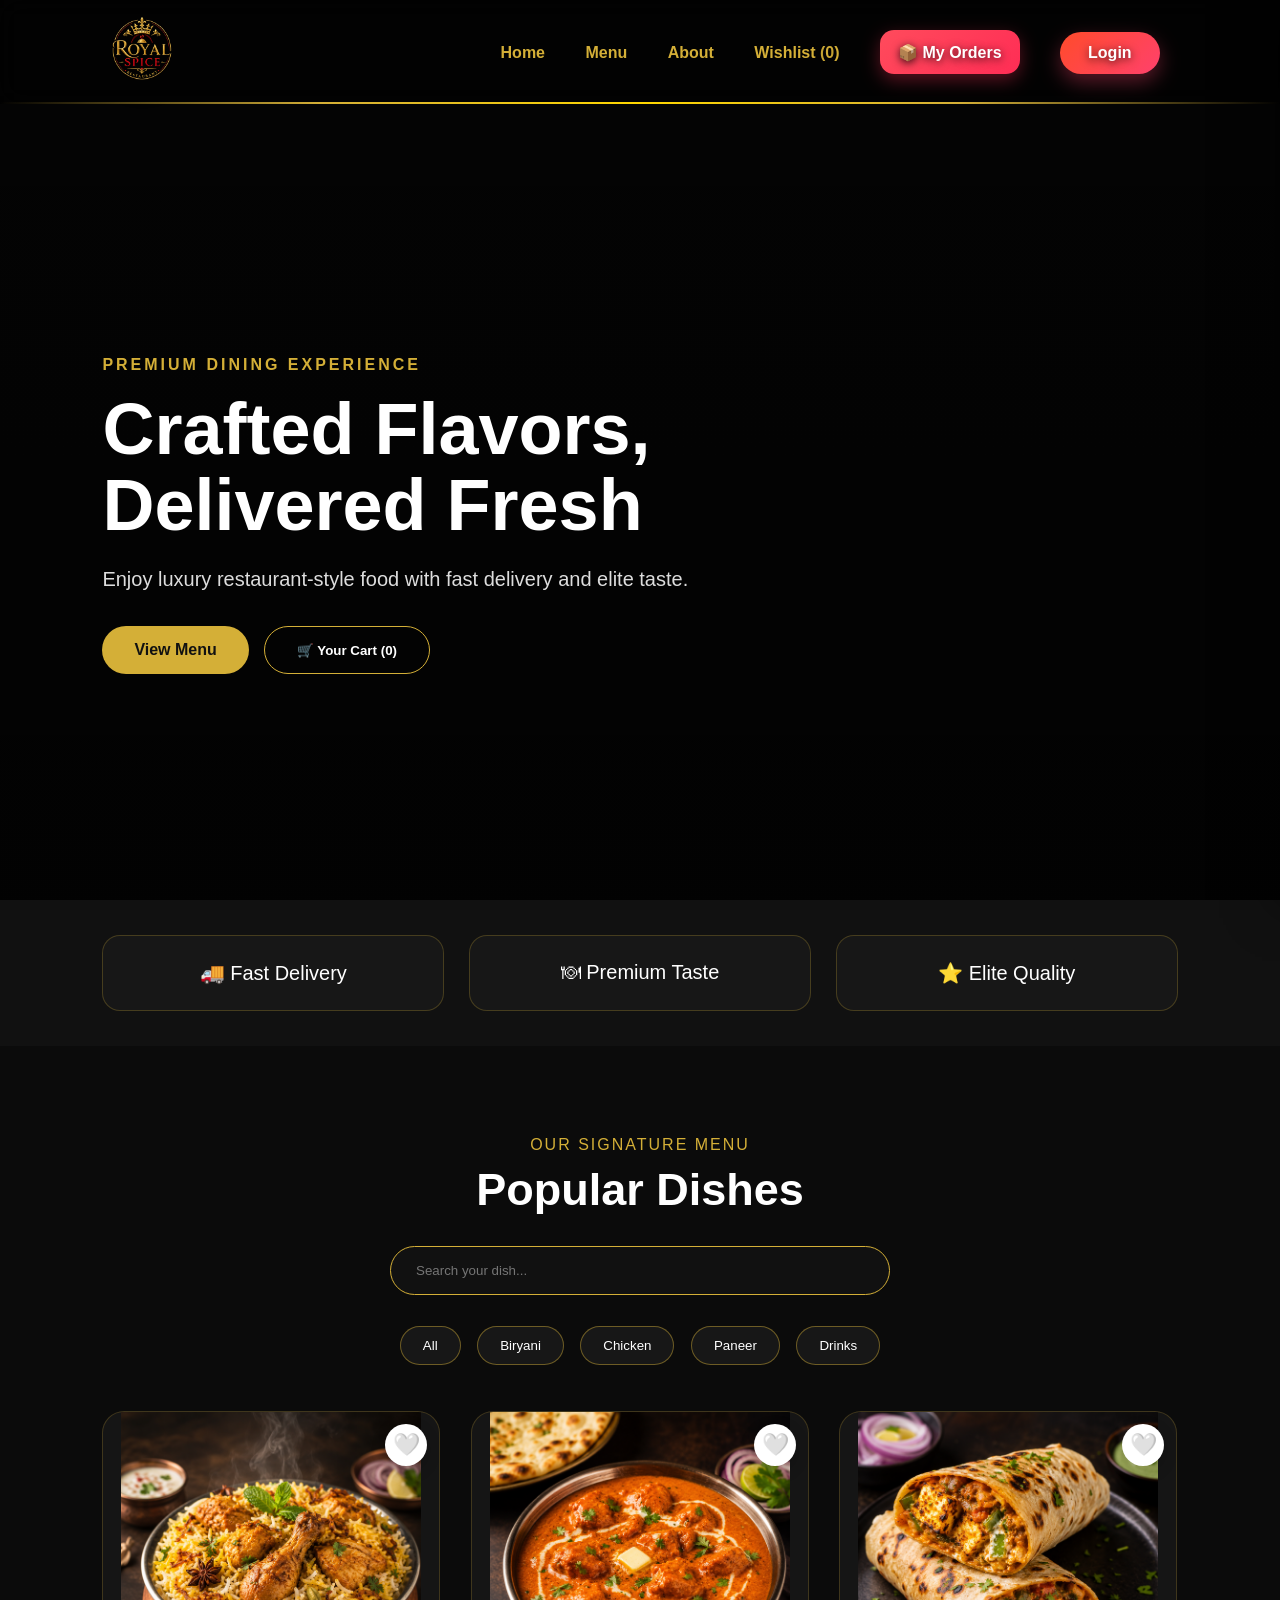
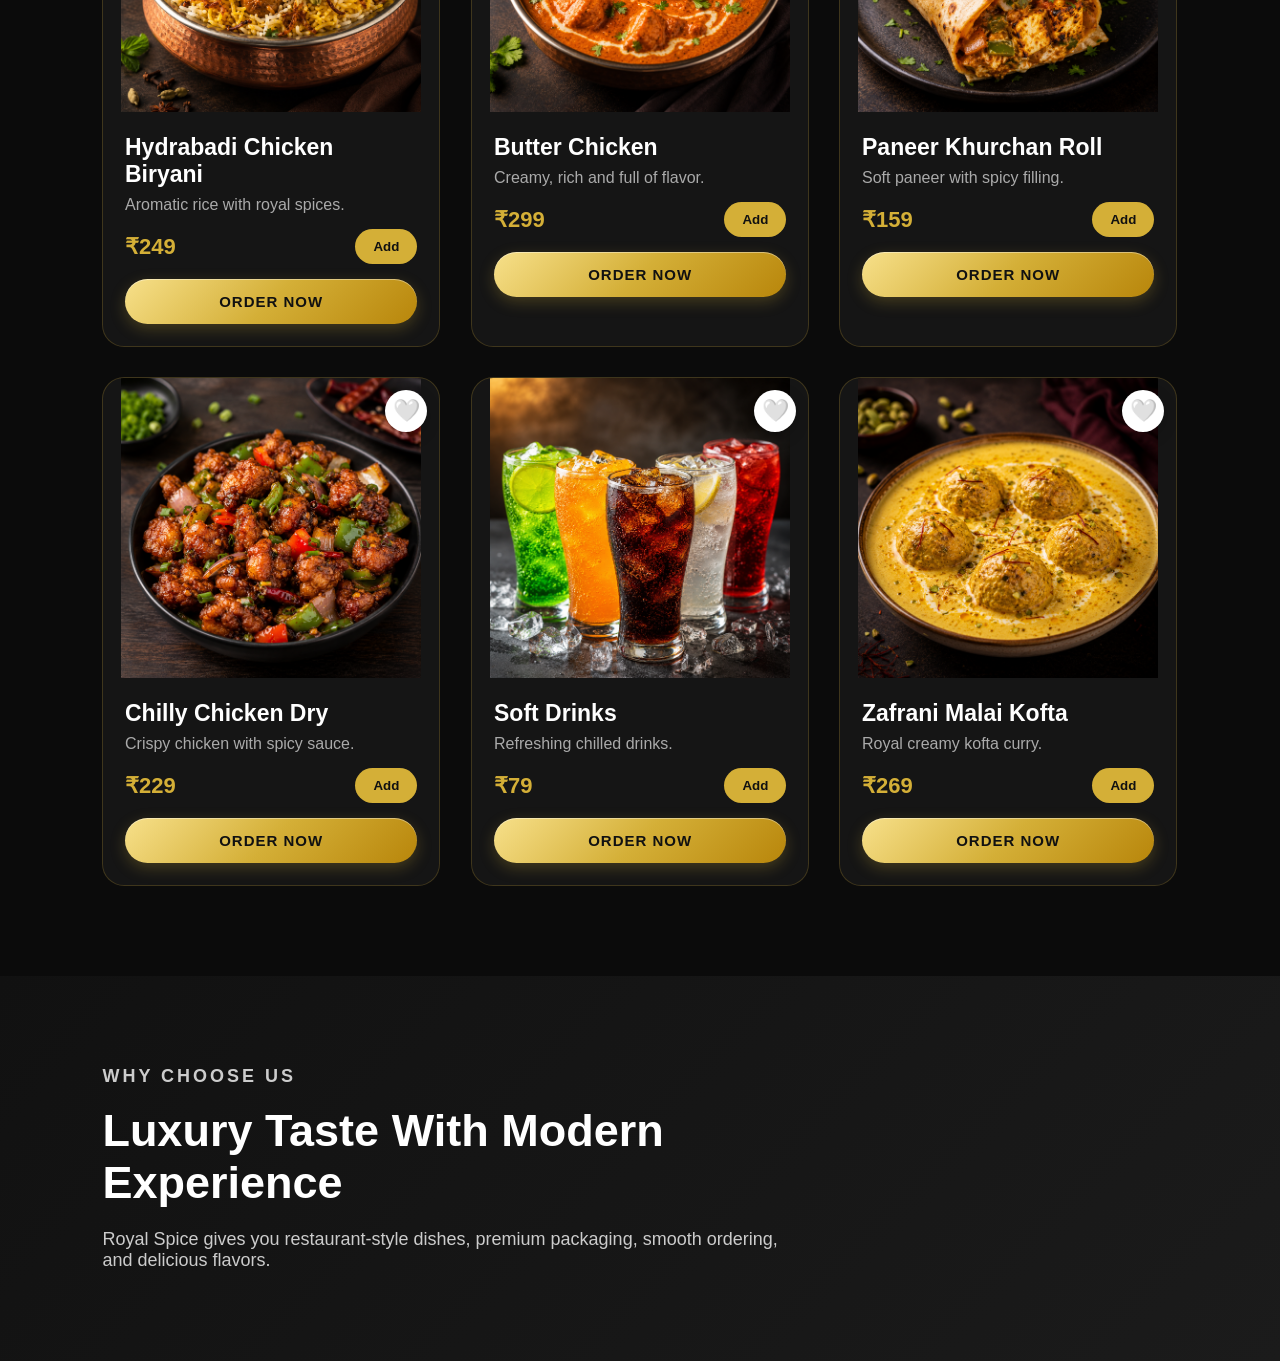
<file: index.html>
<!DOCTYPE html>
<html lang="en">

<head>
  <meta charset="UTF-8" />
  <meta name="viewport" content="width=device-width, initial-scale=1.0" />
  <title>Royal Spice</title>

  <link rel="stylesheet" href="style.css">
</head>

<body>

  <header>
    <div class="logo">
      <a href="#home">
        <img src="./Website-images/Royal-Spice.png">
      </a>
    </div>

    <nav>
      <a href="#home">Home</a>
      <a href="#menu">Menu</a>
      <a href="#about">About</a>

      <!-- Wishlist -->
      <a href="wishlist.html">Wishlist (<span id="wishlistCount">0</span>)</a>

      <a href="my_orders.html" class="orders-btn">
        📦 My Orders
      </a>

      <a href="/login.html" id="loginLink" class="login-btn-nav">
        Login
      </a>

      <button id="logoutLink" class="logout-btn" onclick="logoutUser()" style="display:none;">
        Logout
      </button>

    </nav>
  </header>

  <section class="hero" id="home">
    <div class="hero-content">
      <p class="small-title">Premium Dining Experience</p>

      <h1>
        Crafted Flavors,<br>
        Delivered Fresh
      </h1>

      <p class="hero-text">
        Enjoy luxury restaurant-style food with fast delivery and elite taste.
      </p>

      <div class="hero-buttons">
        <a href="#menu" class="btn gold">
          View Menu
        </a>

        <button class="btn dark" onclick="toggleCart()">
          🛒 Your Cart (<span id="cartCount">0</span>)
        </button>
      </div>
    </div>
  </section>

  <section class="features">
    <div>🚚 Fast Delivery</div>
    <div>🍽 Premium Taste</div>
    <div>⭐ Elite Quality</div>
  </section>

  <section class="menu-section" id="menu">

    <div class="section-title">
      <p>Our Signature Menu</p>
      <h2>Popular Dishes</h2>
    </div>

    <div class="search-box">
      <input type="text" id="searchInput" placeholder="Search your dish...">
    </div>

    <div class="filters">
      <button onclick="filterItems('all')">All</button>
      <button onclick="filterItems('biryani')">Biryani</button>
      <button onclick="filterItems('chicken')">Chicken</button>
      <button onclick="filterItems('paneer')">Paneer</button>
      <button onclick="filterItems('drinks')">Drinks</button>
    </div>

    <!-- Products come from script.js -->
    <div class="menu-grid" id="menuGrid"></div>

  </section>

  <section class="about" id="about">

    <div>
      <p class="small-title">Why Choose Us</p>

      <h2>Luxury Taste With Modern Experience</h2>

      <p>
        Royal Spice gives you restaurant-style dishes,
        premium packaging,
        smooth ordering,
        and delicious flavors.
      </p>
    </div>

  </section>

  <!-- CART PANEL -->

  <div class="cart-panel" id="cartPanel">

    <div class="cart-header">

      <h2>🛒 Your Cart</h2>

      <button onclick="toggleCart()">
        ✕
      </button>

    </div>

    <div id="cartItems">

      <p>Your cart is empty.</p>

    </div>

    <div class="cart-bottom">

      <h3>
        Total : ₹<span id="totalPrice">0</span>
      </h3>

      <button class="checkout-btn" onclick="goToCheckout()">
        Checkout
      </button>

    </div>

  </div>

  <!-- SCRIPT -->
  <script src="script.js"></script>

</body>

</html>
</file>
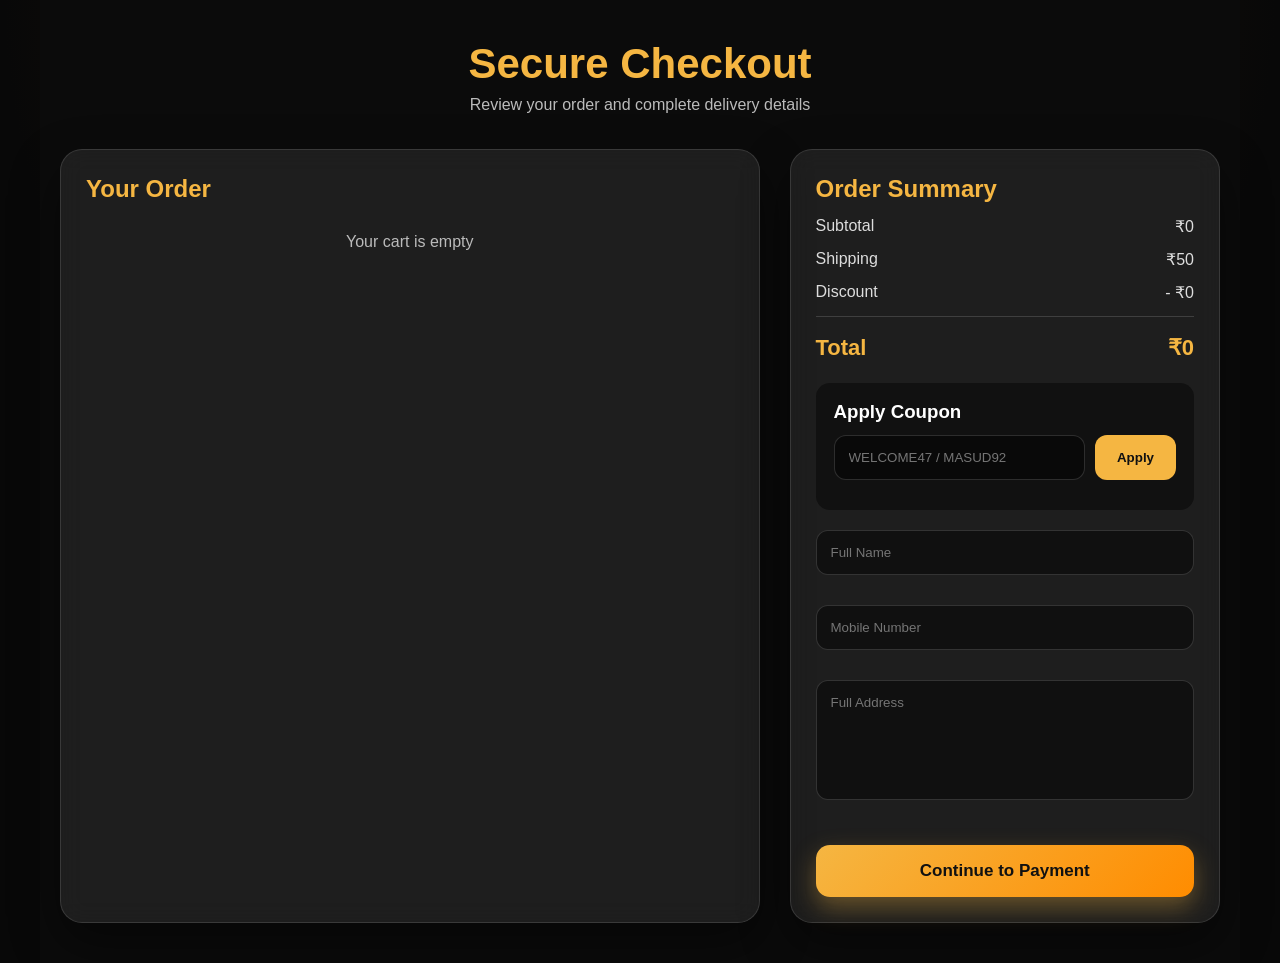
<file: checkout.html>
<!DOCTYPE html>
<html lang="en">

<head>
  <meta charset="UTF-8">
  <title>Checkout - Royal Spice</title>
  <link rel="stylesheet" href="style.css">

  <style>
    * {
      box-sizing: border-box;
      font-family: Arial, sans-serif;
    }

    body {
      margin: 0;
      background: radial-gradient(circle at top, #2b1a08, #080808 55%);
      color: #fff;
      min-height: 100vh;
    }

    .checkout-page {
      max-width: 1200px;
      margin: auto;
      padding: 40px 20px;
    }

    .checkout-header {
      text-align: center;
      margin-bottom: 35px;
    }

    .checkout-header h1 {
      font-size: 42px;
      color: #f5b642;
      margin-bottom: 8px;
    }

    .checkout-header p {
      color: #bbb;
    }

    .checkout-layout {
      display: grid;
      grid-template-columns: 1.3fr 0.8fr;
      gap: 30px;
    }

    .checkout-card {
      background: rgba(255, 255, 255, 0.08);
      border: 1px solid rgba(255, 255, 255, 0.12);
      border-radius: 22px;
      padding: 25px;
      box-shadow: 0 20px 50px rgba(0, 0, 0, 0.45);
      backdrop-filter: blur(12px);
    }

    .checkout-card h2 {
      margin-top: 0;
      color: #f5b642;
    }

    .cart-item {
      display: grid;
      grid-template-columns: 1fr auto;
      align-items: start;
      gap: 20px;
      padding: 20px;
      margin-bottom: 15px;
      border-radius: 18px;
      background: rgba(0, 0, 0, 0.22);
      border: 1px solid rgba(255, 255, 255, 0.08);
    }

    .cart-item h3 {
      margin: 0 0 10px;
      font-size: 22px;
      line-height: 1.3;
      color: #fff;
      word-break: break-word;
    }

    .cart-item p {
      margin: 6px 0;
      font-size: 16px;
      line-height: 1.4;
      color: #d6d6d6;
    }

    .subtotal {
      min-width: 80px;
      text-align: right;
      color: #f5b642;
      font-size: 20px;
      font-weight: 800;
      white-space: nowrap;
    }

    .coupon-box {
      margin-top: 22px;
    }

    .coupon-row {
      display: flex;
      gap: 10px;
      margin-top: 12px;
    }

    .coupon-row input,
    .checkout-form input,
    .checkout-form textarea {
      width: 100%;
      padding: 14px;
      border-radius: 12px;
      border: 1px solid rgba(255, 255, 255, 0.15);
      background: rgba(0, 0, 0, 0.45);
      color: white;
      outline: none;
    }

    .coupon-row input:focus,
    .checkout-form input:focus,
    .checkout-form textarea:focus {
      border-color: #f5b642;
    }

    .coupon-row button {
      padding: 14px 22px;
      border: none;
      border-radius: 12px;
      background: #f5b642;
      color: #111;
      font-weight: bold;
      cursor: pointer;
    }

    .checkout-form {
      display: flex;
      flex-direction: column;
      gap: 15px;
      margin-top: 20px;
    }

    .checkout-form textarea {
      min-height: 110px;
      resize: none;
    }

    .summary-row {
      display: flex;
      justify-content: space-between;
      margin: 14px 0;
      color: #ddd;
    }

    .summary-row.total {
      border-top: 1px solid rgba(255, 255, 255, 0.15);
      padding-top: 18px;
      font-size: 22px;
      color: #f5b642;
      font-weight: bold;
    }

    .checkout-btn {
      margin-top: 15px;
      padding: 16px;
      border: none;
      border-radius: 14px;
      background: linear-gradient(135deg, #f5b642, #ff8c00);
      color: #111;
      font-size: 17px;
      font-weight: bold;
      cursor: pointer;
      box-shadow: 0 10px 25px rgba(245, 182, 66, 0.35);
    }

    .checkout-btn:hover,
    .coupon-row button:hover {
      transform: translateY(-2px);
    }

    #couponMsg {
      margin-top: 12px;
      font-weight: bold;
      line-height: 1.6;
    }

    .empty {
      text-align: center;
      color: #bbb;
      padding: 30px;
    }

    @media(max-width: 850px) {
      .checkout-layout {
        grid-template-columns: 1fr;
      }

      .checkout-header h1 {
        font-size: 34px;
      }
    }
  </style>
</head>

<body>

  <section class="checkout-page">

    <div class="checkout-header">
      <h1>Secure Checkout</h1>
      <p>Review your order and complete delivery details</p>
    </div>

    <div class="checkout-layout">

      <div class="checkout-card">
        <h2>Your Order</h2>
        <div id="checkoutItems"></div>
      </div>

      <div class="checkout-card">
        <h2>Order Summary</h2>

        <div class="summary-row">
          <span>Subtotal</span>
          <span>₹<span id="checkoutTotal">0</span></span>
        </div>

        <div class="summary-row">
          <span>Shipping</span>
          <span>₹<span id="shippingCharge">50</span></span>
        </div>

        <div class="summary-row">
          <span>Discount</span>
          <span>- ₹<span id="discountAmount">0</span></span>
        </div>

        <div class="summary-row total">
          <span>Total</span>
          <span>₹<span id="finalTotal">0</span></span>
        </div>

        <div class="coupon-box">
          <h3>Apply Coupon</h3>

          <div class="coupon-row">
            <input type="text" id="couponCode" placeholder="WELCOME47 / MASUD92">
            <button type="button" onclick="applyCoupon()">Apply</button>
          </div>

          <p id="couponMsg"></p>
        </div>

        <form onsubmit="saveCheckout(event)" class="checkout-form">
          <input type="text" id="customerName" placeholder="Full Name" required>
          <input type="text" id="customerPhone" placeholder="Mobile Number" required>
          <textarea id="customerAddress" placeholder="Full Address" required></textarea>

          <button class="checkout-btn" type="submit">
            Continue to Payment
          </button>
        </form>
      </div>

    </div>
  </section>

  <script>
    const checkoutItems = document.getElementById("checkoutItems");
    const checkoutTotal = document.getElementById("checkoutTotal");
    const finalTotal = document.getElementById("finalTotal");
    const discountAmount = document.getElementById("discountAmount");

    let shipping = 50;
    let cartTotal = 0;
    let discount = 0;
    let finalAmount = 0;

    function getCheckoutCart() {
      const params = new URLSearchParams(window.location.search);
      const type = params.get("type") || localStorage.getItem("eliteCheckoutType");

      if (type === "buy-now") {
        localStorage.setItem("eliteCheckoutType", "buy-now");
        return JSON.parse(localStorage.getItem("eliteBuyNow")) || [];
      }

      localStorage.setItem("eliteCheckoutType", "cart");
      return JSON.parse(localStorage.getItem("eliteCart")) || [];
    }

    let cart = getCheckoutCart();

    function showCheckout() {
      checkoutItems.innerHTML = "";

      let total = 0;

      if (cart.length === 0) {
        checkoutItems.innerHTML = `<p class="empty">Your cart is empty</p>`;
        checkoutTotal.innerText = 0;
        finalTotal.innerText = 0;
        return;
      }

      cart.forEach(item => {
        let qty = item.qty || 1;
        let subtotal = Number(item.price) * qty;

        total += subtotal;

        checkoutItems.innerHTML += `
  <div class="cart-item">
    <div class="item-info">
      <h3>${item.name}</h3>
      <p>Price: ₹${item.price}</p>
      <p>Qty: ${qty}</p>
    </div>

    <div class="subtotal">
      ₹${subtotal}
    </div>
  </div>
`;
      });

      cartTotal = total;
      finalAmount = cartTotal + shipping - discount;

      checkoutTotal.innerText = cartTotal;
      discountAmount.innerText = discount;
      finalTotal.innerText = finalAmount;

      localStorage.setItem("eliteTotal", finalAmount);
    }

    function applyCoupon() {
      const code = document.getElementById("couponCode").value.trim();

      if (!code) {
        document.getElementById("couponMsg").style.color = "#ff4d4d";
        document.getElementById("couponMsg").innerText = "Please enter coupon code";
        return;
      }

      fetch("/apply-coupon", {
        method: "POST",
        headers: {
          "Content-Type": "application/json"
        },
        body: JSON.stringify({
          code: code,
          cart_total: cartTotal,
          shipping: shipping
        })
      })
        .then(res => res.json())
        .then(data => {
          const msg = document.getElementById("couponMsg");

          if (data.success) {
            msg.style.color = "#00ff99";
            msg.innerHTML = `${data.message}<br>Discount: ₹${data.discount}`;

            discount = Number(data.discount);
            finalAmount = Number(data.final_total);

            discountAmount.innerText = discount;
            finalTotal.innerText = finalAmount;

            localStorage.setItem("eliteCoupon", data.code);
            localStorage.setItem("eliteDiscount", discount);
            localStorage.setItem("eliteTotal", finalAmount);
          } else {
            msg.style.color = "#ff4d4d";
            msg.innerHTML = data.message;
          }
        });
    }

    function saveCheckout(event) {
      event.preventDefault();

      const customer = {
        name: document.getElementById("customerName").value,
        phone: document.getElementById("customerPhone").value,
        address: document.getElementById("customerAddress").value
      };

      localStorage.setItem("eliteCustomer", JSON.stringify(customer));
      localStorage.setItem("eliteTotal", finalAmount);

      window.location.href = "payment.html";
    }

    showCheckout();
  </script>

</body>

</html>
</file>
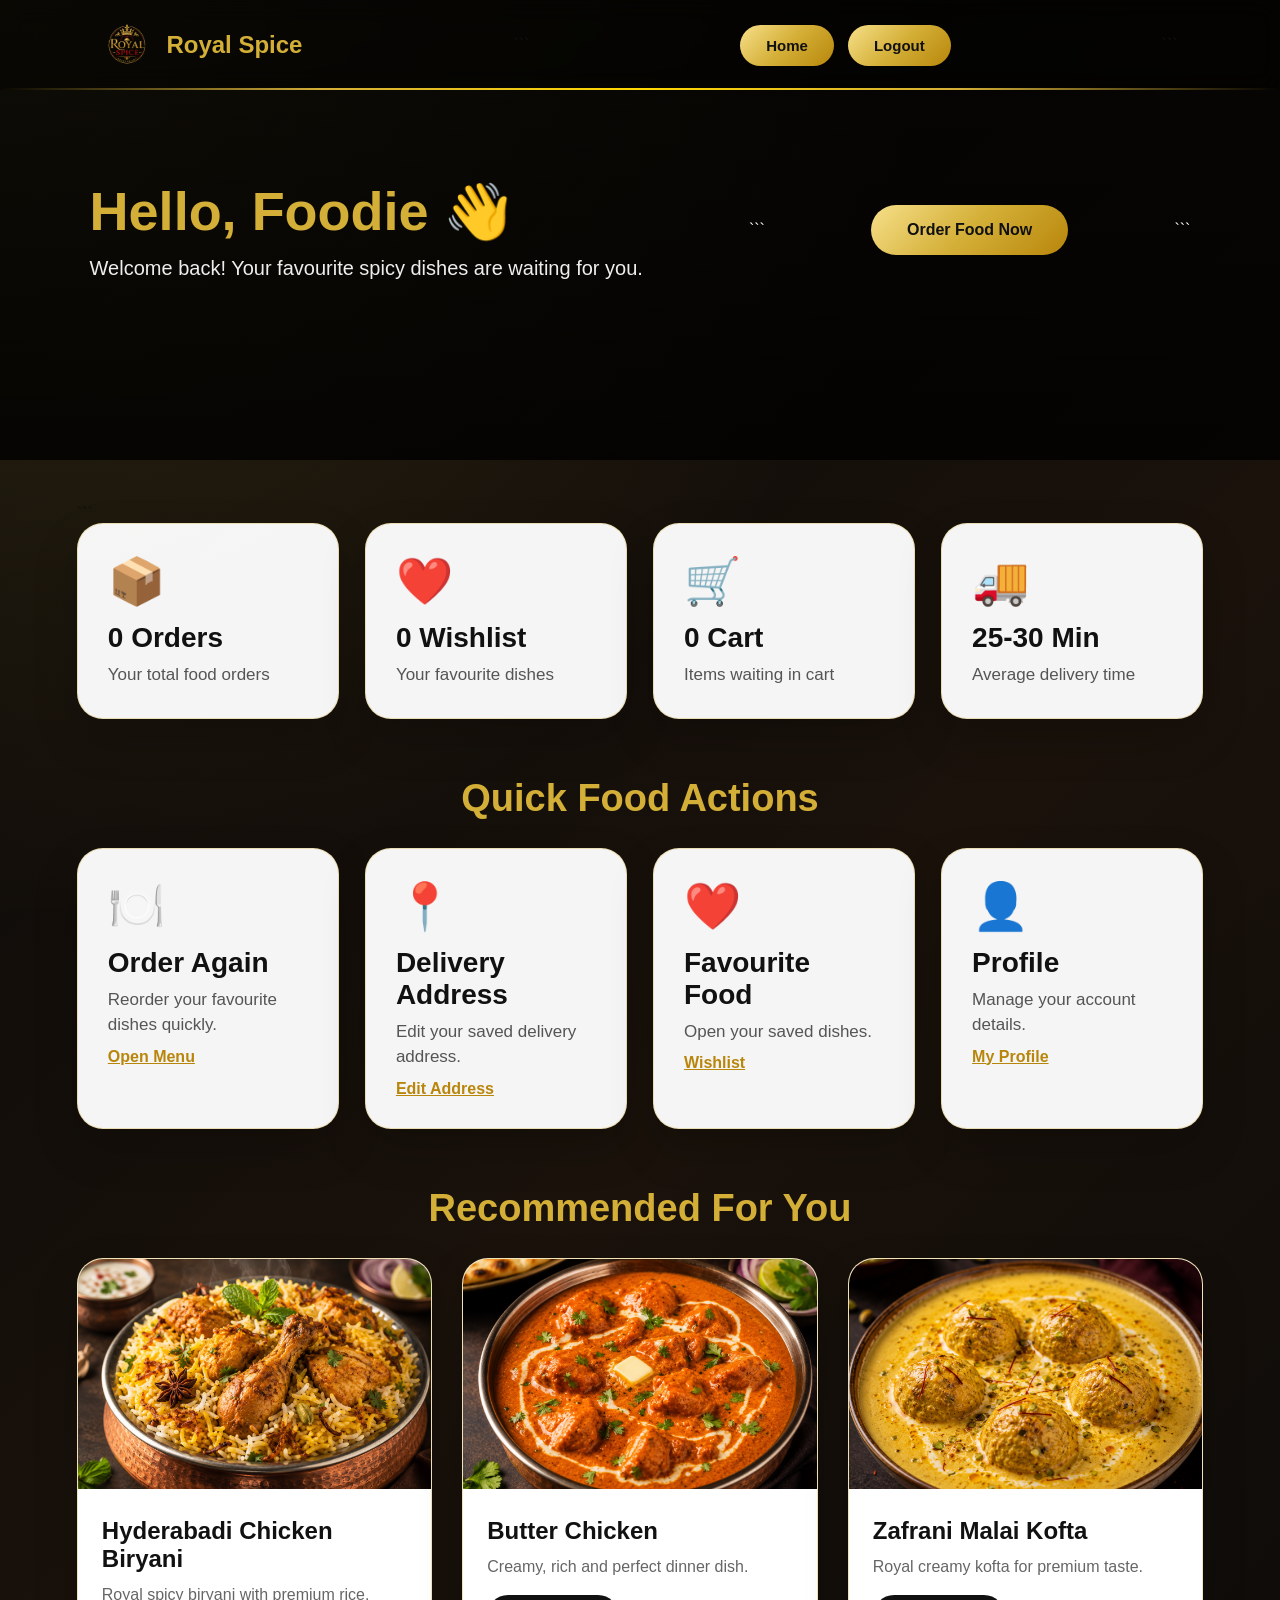
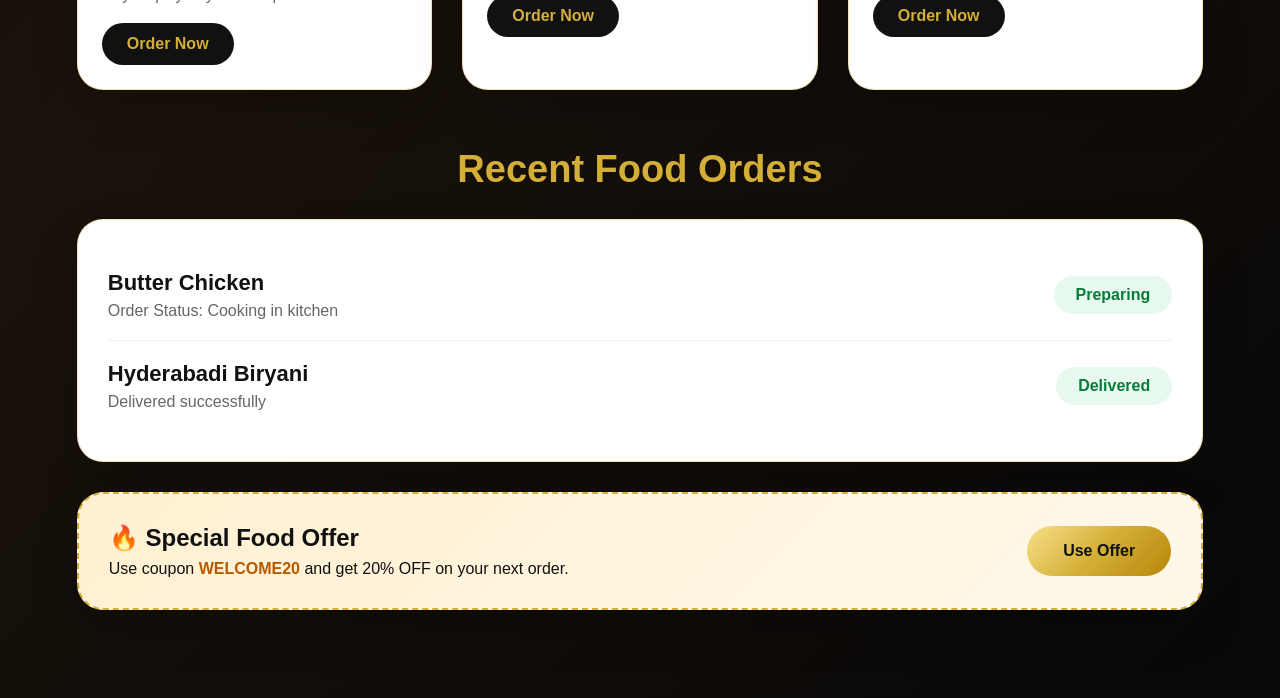
<file: dashboard.html>
<!DOCTYPE html>

<html lang="en">

<head>
    <meta charset="UTF-8">
    <meta name="viewport" content="width=device-width, initial-scale=1.0">
    <title>Elite Food Dashboard - Royal Spice</title>

    <link rel="icon" href="./Website-images/Royal-Spice.png">
    <link rel="stylesheet" href="style.css">

    <style>
        * {
            margin: 0;
            padding: 0;
            box-sizing: border-box;
            font-family: 'Segoe UI', Arial, sans-serif;
        }

        body {
            background:
                radial-gradient(circle at top left, rgba(212, 175, 55, .18), transparent 35%),
                linear-gradient(135deg, #080808, #1a120b, #080808);
            color: #111;
            min-height: 100vh;
        }

        .food-header {
            position: sticky;
            top: 0;
            z-index: 9999;

            height: 70px;
            /* pehle 86px tha */
            padding: 0 5%;
            /* pehle 0 7% tha */

            background: rgba(10, 10, 10, .92);
            backdrop-filter: blur(14px);

            display: flex;
            justify-content: space-between;
            align-items: center;

            border-bottom: 2px solid #d4af37;
        }

        .logo-box {
            display: flex;
            align-items: center;
            gap: 14px;
            color: #d4af37;
            font-size: 24px;
            font-weight: 800;
        }

        .logo-box img {
            width: 50px;
            height: 50px;
            object-fit: contain;
        }

        .nav-actions {
            display: flex;
            gap: 14px;
            align-items: center;
        }

        .food-header a,
        .food-header button {
            border: none;
            text-decoration: none;
            background: linear-gradient(135deg, #f7e08a, #d4af37, #b8860b);
            color: #111;
            padding: 12px 26px;
            border-radius: 30px;
            font-size: 15px;
            font-weight: 800;
            cursor: pointer;
            transition: .3s;
        }

        .food-header a:hover,
        .food-header button:hover {
            transform: translateY(-3px);
            box-shadow: 0 10px 25px rgba(212, 175, 55, .35);
        }

        .hero-dash {
            padding: 180px 7%;
            background:
                linear-gradient(rgba(0, 0, 0, .65), rgba(0, 0, 0, .82)),
                url("https://images.unsplash.com/photo-1504674900247-0877df9cc836");
            background-size: cover;
            background-position: center;
            color: white;
            display: flex;
            justify-content: space-between;
            align-items: center;
            gap: 30px;
        }

        .hero-dash h1 {
            font-size: 54px;
            color: #d4af37;
            margin-bottom: 14px;
        }

        .hero-dash p {
            color: #eee;
            font-size: 20px;
            max-width: 620px;
        }

        .order-now {
            display: inline-block;
            background: linear-gradient(135deg, #f7e08a, #d4af37, #b8860b);
            color: #111;
            padding: 16px 36px;
            border-radius: 35px;
            text-decoration: none;
            font-weight: 900;
            white-space: nowrap;
            transition: .3s;
        }

        .order-now:hover {
            transform: translateY(-4px);
            box-shadow: 0 15px 35px rgba(212, 175, 55, .35);
        }

        .dashboard {
            width: 88%;
            margin: 45px auto 70px;
        }

        .quick-grid {
            display: grid;
            grid-template-columns: repeat(auto-fit, minmax(240px, 1fr));
            gap: 26px;
        }

        .quick-card {
            background: rgba(255, 255, 255, .96);
            border: 1px solid rgba(212, 175, 55, .35);
            border-radius: 26px;
            padding: 30px;
            box-shadow: 0 20px 45px rgba(0, 0, 0, .18);
            transition: .3s;
        }

        .quick-card:hover {
            transform: translateY(-8px);
            box-shadow: 0 25px 55px rgba(212, 175, 55, .18);
        }

        .quick-card span {
            font-size: 46px;
        }

        .quick-card h2 {
            margin: 14px 0 8px;
            font-size: 28px;
        }

        .quick-card p {
            color: #555;
            font-size: 17px;
            line-height: 1.5;
        }

        .quick-card a {
            color: #b8860b;
            font-weight: 800;
            display: inline-block;
            margin-top: 10px;
        }

        .section-title {
            margin: 58px 0 28px;
            font-size: 38px;
            text-align: center;
            color: #d4af37;
        }

        .food-grid {
            display: grid;
            grid-template-columns: repeat(auto-fit, minmax(280px, 1fr));
            gap: 30px;
        }

        .dish-card {
            background: white;
            border-radius: 26px;
            overflow: hidden;
            border: 1px solid rgba(212, 175, 55, .35);
            box-shadow: 0 20px 45px rgba(0, 0, 0, .18);
            transition: .3s;
        }

        .dish-card:hover {
            transform: translateY(-8px);
        }

        .dish-card img {
            width: 100%;
            height: 230px;
            object-fit: cover;
        }

        .dish-info {
            padding: 24px;
        }

        .dish-info h3 {
            font-size: 24px;
            margin-bottom: 10px;
        }

        .dish-info p {
            color: #666;
            line-height: 1.5;
        }

        .dish-info a {
            display: inline-block;
            margin-top: 16px;
            background: #111;
            color: #d4af37;
            padding: 12px 25px;
            border-radius: 30px;
            text-decoration: none;
            font-weight: 800;
        }

        .order-box,
        .coupon {
            background: white;
            border-radius: 26px;
            padding: 30px;
            border: 1px solid rgba(212, 175, 55, .35);
            box-shadow: 0 20px 45px rgba(0, 0, 0, .18);
        }

        .order-row {
            display: flex;
            justify-content: space-between;
            align-items: center;
            border-bottom: 1px solid #eee;
            padding: 20px 0;
        }

        .order-row:last-child {
            border-bottom: none;
        }

        .order-row h3 {
            font-size: 22px;
            margin-bottom: 6px;
        }

        .order-row p {
            color: #666;
        }

        .status {
            background: #e7f9ee;
            color: #087b39;
            padding: 10px 22px;
            border-radius: 30px;
            font-weight: 800;
        }

        .coupon {
            margin-top: 30px;
            background: linear-gradient(135deg, #fff0d1, #fff8ea);
            border: 2px dashed #d4af37;
            display: flex;
            justify-content: space-between;
            align-items: center;
            gap: 22px;
        }

        .coupon h2 {
            margin-bottom: 8px;
        }

        .coupon b {
            color: #b85b00;
        }

        @media(max-width:700px) {
            .food-header {
                height: auto;
                padding: 16px;
                flex-direction: column;
                gap: 14px;
            }

            .logo-box img {
                width: 52px;
                height: 52px;
            }

            .hero-dash {
                padding: 45px 22px;
                flex-direction: column;
                align-items: flex-start;
            }

            .hero-dash h1 {
                font-size: 36px;
            }

            .hero-dash p {
                font-size: 17px;
            }

            .dashboard {
                width: 92%;
            }

            .section-title {
                font-size: 30px;
            }

            .order-row,
            .coupon {
                flex-direction: column;
                align-items: flex-start;
            }
        }
    </style>

</head>

<body>

    <header class="food-header">
        <div class="logo-box">
            <img src="Website-images/Royal-Spice.png" alt="Royal Spice">
            Royal Spice
        </div>

        ```
        <div class="nav-actions">
            <a href="index.html">Home</a>
            <button onclick="logoutUser()">Logout</button>
        </div>
        ```

    </header>

    <section class="hero-dash">
        <div>
            <h1>Hello, <span id="userName">Foodie</span> 👋</h1>
            <p>Welcome back! Your favourite spicy dishes are waiting for you.</p>
        </div>

        ```
        <a href="index.html#menu" class="order-now">Order Food Now</a>
        ```

    </section>

    <main class="dashboard">

        ```
        <div class="quick-grid">
            <div class="quick-card">
                <span>📦</span>
                <h2 id="orderCount">0 Orders</h2>
                <p>Your total food orders</p>
            </div>

            <div class="quick-card">
                <span>❤️</span>
                <h2 id="wishCount">0 Wishlist</h2>
                <p>Your favourite dishes</p>
            </div>

            <div class="quick-card">
                <span>🛒</span>
                <h2 id="cartCountDash">0 Cart</h2>
                <p>Items waiting in cart</p>
            </div>

            <div class="quick-card">
                <span>🚚</span>
                <h2>25-30 Min</h2>
                <p>Average delivery time</p>
            </div>
        </div>

        <h2 class="section-title">Quick Food Actions</h2>

        <div class="quick-grid">
            <div class="quick-card">
                <span>🍽️</span>
                <h2>Order Again</h2>
                <p>Reorder your favourite dishes quickly.</p>
                <a href="index.html#menu">Open Menu</a>
            </div>

            <div class="quick-card">
                <span>📍</span>
                <h2>Delivery Address</h2>
                <p>Edit your saved delivery address.</p>
                <a href="profile.html">Edit Address</a>
            </div>

            <div class="quick-card">
                <span>❤️</span>
                <h2>Favourite Food</h2>
                <p>Open your saved dishes.</p>
                <a href="wishlist.html">Wishlist</a>
            </div>

            <div class="quick-card">
                <span>👤</span>
                <h2>Profile</h2>
                <p>Manage your account details.</p>
                <a href="profile.html">My Profile</a>
            </div>
        </div>

        <h2 class="section-title">Recommended For You</h2>

        <div class="food-grid">
            <div class="dish-card">
                <img src="Website-images/Hydrabadi-Chicken-Biryani.png">
                <div class="dish-info">
                    <h3>Hyderabadi Chicken Biryani</h3>
                    <p>Royal spicy biryani with premium rice.</p>
                    <a href="index.html#menu">Order Now</a>
                </div>
            </div>

            <div class="dish-card">
                <img src="Website-images/Butter-Chicken.png">
                <div class="dish-info">
                    <h3>Butter Chicken</h3>
                    <p>Creamy, rich and perfect dinner dish.</p>
                    <a href="index.html#menu">Order Now</a>
                </div>
            </div>

            <div class="dish-card">
                <img src="Website-images/Zafrani-Malai-Kofta.png">
                <div class="dish-info">
                    <h3>Zafrani Malai Kofta</h3>
                    <p>Royal creamy kofta for premium taste.</p>
                    <a href="index.html#menu">Order Now</a>
                </div>
            </div>
        </div>

        <h2 class="section-title">Recent Food Orders</h2>

        <div class="order-box">
            <div class="order-row">
                <div>
                    <h3>Butter Chicken</h3>
                    <p>Order Status: Cooking in kitchen</p>
                </div>
                <span class="status">Preparing</span>
            </div>

            <div class="order-row">
                <div>
                    <h3>Hyderabadi Biryani</h3>
                    <p>Delivered successfully</p>
                </div>
                <span class="status">Delivered</span>
            </div>
        </div>

        <div class="coupon">
            <div>
                <h2>🔥 Special Food Offer</h2>
                <p>Use coupon <b>WELCOME20</b> and get 20% OFF on your next order.</p>
            </div>

            <a class="order-now" href="index.html#menu">Use Offer</a>
        </div>
        ```

    </main>

    <script src="script.js"></script>

    <script>
        const user = JSON.parse(localStorage.getItem("eliteUser"));
        const orders = JSON.parse(localStorage.getItem("eliteOrders")) || [];
        const wishlist = JSON.parse(localStorage.getItem("eliteWishlist")) || [];
        const cart = JSON.parse(localStorage.getItem("eliteCart")) || [];

        if (!user) {
            alert("Please login first!");
            window.location.href = "login.html";
        } else {
            document.getElementById("userName").innerText = user.name || "Foodie";
        }

        document.getElementById("orderCount").innerText = orders.length + " Orders";
        document.getElementById("wishCount").innerText = wishlist.length + " Wishlist";

        const cartTotal = cart.reduce((sum, item) => sum + item.qty, 0);
        document.getElementById("cartCountDash").innerText = cartTotal + " Cart";
    </script>

</body>

</html>
</file>
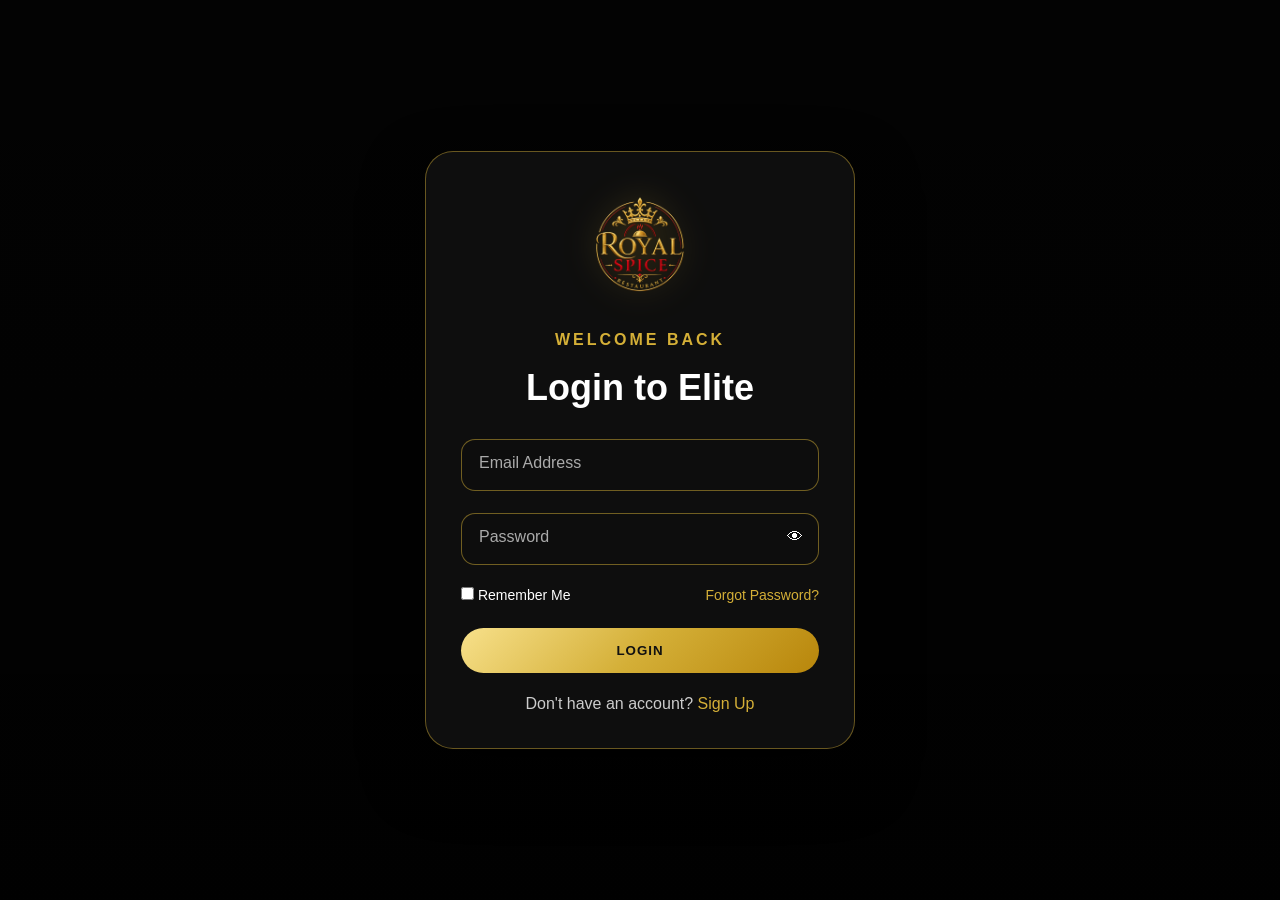
<file: login.html>
<!DOCTYPE html>
<html lang="en">
<head>
  <meta charset="UTF-8">
  <meta name="viewport" content="width=device-width, initial-scale=1.0">
  <title>Login - Elite Food</title>
  <link rel="stylesheet" href="style.css">
</head>
<body>

<section class="login-page">
  <div class="login-card">

    <div class="login-logo">
      <img src="Website-images/Royal-Spice.png" alt="Royal Spice Logo">
    </div>

    <p class="small-title">Welcome Back</p>
    <h1>Login to Elite</h1>

    <form onsubmit="loginUser(event)">
      <div class="input-box">
        <input type="email" id="loginEmail" required>
        <label>Email Address</label>
      </div>

      <div class="input-box password-box">
        <input type="password" id="loginPassword" required>
        <label>Password</label>
        <span onclick="togglePassword()">👁</span>
      </div>

      <div class="login-options">
        <label>
          <input type="checkbox"> Remember Me
        </label>
        <a href="#">Forgot Password?</a>
      </div>

      <button type="submit" class="login-btn">LOGIN</button>

      <p class="signup-text">
        Don't have an account?
        <a href="signup.html">Sign Up</a>
      </p>
    </form>

  </div>
</section>

<script src="script.js"></script>

</body>
</html>
</file>
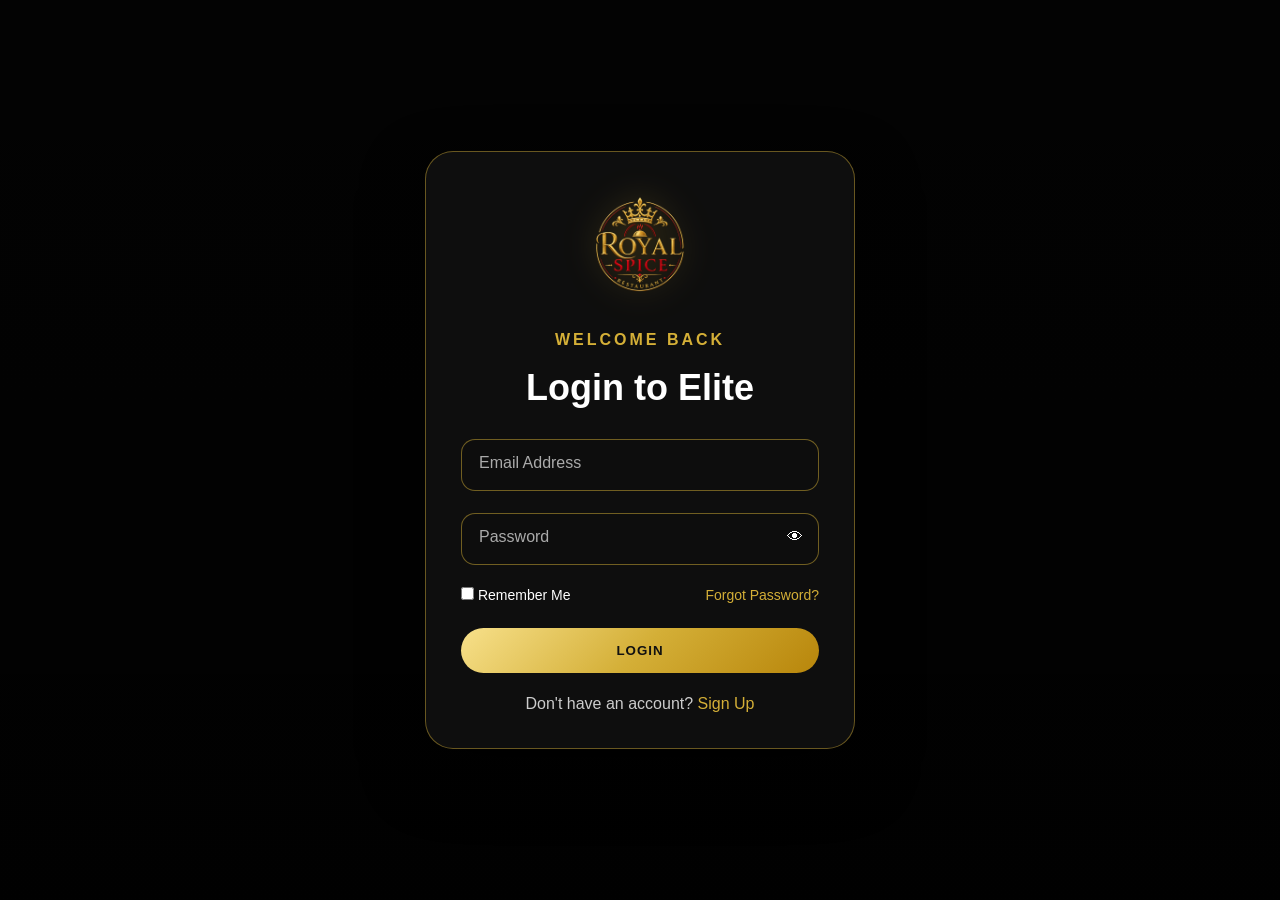
<file: my_orders.html>
<!DOCTYPE html>
<html lang="en">
<head>
  <meta charset="UTF-8">
  <title>My Orders - Royal Spice</title>
  <link rel="stylesheet" href="style.css">

  <style>
    * {
      margin: 0;
      padding: 0;
      box-sizing: border-box;
      font-family: Arial, sans-serif;
    }

    body {
      background: radial-gradient(circle at top, #2b1a08, #060606 60%);
      color: white;
      min-height: 100vh;
    }

    .orders-header {
      padding: 20px 8%;
      display: flex;
      justify-content: space-between;
      align-items: center;
      background: rgba(0,0,0,0.55);
      border-bottom: 1px solid rgba(245,182,66,0.35);
      
    }

    .logo-area {
      display: flex;
      align-items: center;
      gap: 14px;
    }

    .logo-area img {
      width: 65px;
      height: 65px;
      object-fit: contain;
    }

    .logo-area h1 {
      color: #f5b642;
      font-size: 32px;
      font-weight: bold;
      margin: 0;
    }

    .home-btn {
      text-decoration: none;
      background: linear-gradient(135deg, #f5b642, #ff8c00);
      color: #111;
      padding: 12px 22px;
      border-radius: 12px;
      font-weight: bold;
    }

    .orders-page {
      width: 90%;
      max-width: 1200px;
      margin: 100px auto 40px;
    }

    .page-title {
      font-size: 38px;
      color: #f5b642;
      margin-bottom: 8px;
    }

    .page-subtitle {
      color: #ccc;
      margin-bottom: 35px;
    }

    .order-card {
      background: rgba(255,255,255,0.08);
      border: 1px solid rgba(255,255,255,0.12);
      border-radius: 24px;
      padding: 25px;
      margin-bottom: 28px;
      box-shadow: 0 20px 50px rgba(0,0,0,0.45);
      backdrop-filter: blur(12px);
    }

    .order-top {
      display: flex;
      justify-content: space-between;
      gap: 15px;
      flex-wrap: wrap;
      margin-bottom: 22px;
    }

    .order-top h2 {
      color: #f5b642;
      font-size: 24px;
    }

    .status-badge {
      background: rgba(0,255,153,0.18);
      color: #00ff99;
      padding: 9px 18px;
      border-radius: 50px;
      font-weight: bold;
      border: 1px solid rgba(0,255,153,0.3);
    }

    .order-info {
      display: grid;
      grid-template-columns: repeat(auto-fit, minmax(180px, 1fr));
      gap: 18px;
      margin-bottom: 25px;
    }

    .info-box {
      background: rgba(0,0,0,0.35);
      padding: 16px;
      border-radius: 16px;
      border: 1px solid rgba(255,255,255,0.08);
    }

    .info-box span {
      display: block;
      color: #aaa;
      font-size: 13px;
      margin-bottom: 6px;
    }

    .info-box strong {
      color: #fff;
      font-size: 17px;
    }

    .items {
      display: flex;
      flex-direction: column;
      gap: 16px;
    }

    .item {
      display: flex;
      justify-content: space-between;
      align-items: center;
      gap: 18px;
      background: rgba(0,0,0,0.3);
      border-radius: 18px;
      padding: 15px;
      border: 1px solid rgba(255,255,255,0.08);
    }

    .item-left {
      display: flex;
      align-items: center;
      gap: 16px;
      min-width: 0;
    }

    .item img {
      width: 85px;
      height: 85px;
      border-radius: 14px;
      object-fit: cover;
      background: white;
      flex-shrink: 0;
    }

    .item h3 {
      font-size: 19px;
      margin-bottom: 6px;
      word-break: break-word;
    }

    .item p {
      color: #ccc;
      font-size: 15px;
    }

    .price {
      color: #f5b642;
      font-size: 22px;
      font-weight: bold;
      white-space: nowrap;
    }

    .empty {
      text-align: center;
      padding: 90px 20px;
      background: rgba(255,255,255,0.06);
      border-radius: 24px;
      border: 1px solid rgba(255,255,255,0.1);
    }

    .empty h2 {
      font-size: 34px;
      color: #f5b642;
      margin-bottom: 12px;
    }

    .empty p {
      color: #bbb;
      margin-bottom: 25px;
    }

    .shop-btn {
      text-decoration: none;
      display: inline-block;
      background: linear-gradient(135deg, #f5b642, #ff8c00);
      color: #111;
      padding: 14px 26px;
      border-radius: 14px;
      font-weight: bold;
    }

    @media(max-width: 650px) {
      .orders-header {
        flex-direction: column;
        gap: 16px;
      }

      .logo-area h1 {
        font-size: 28px;
      }

      .orders-page {
        margin: 45px auto 30px;
      }

      .page-title {
        font-size: 31px;
      }

      .item {
        align-items: flex-start;
        flex-direction: column;
      }

      .price {
        margin-left: 101px;
      }
    }
  </style>
</head>

<body>

<header class="orders-header">
  <div class="logo-area">
    <img src="Website-images/Royal-Spice.png" alt="Royal Spice Logo">
    <h1>Royal Spice</h1>
  </div>

  <a href="index.html" class="home-btn">Continue Shopping</a>
</header>

<section class="orders-page">
  <h1 class="page-title">📦 My Orders</h1>
  <p class="page-subtitle">View your old orders, payment details, and order status.</p>

  <div id="ordersContainer">
    <div class="empty">
      <h2>Loading Orders...</h2>
      <p>Please wait...</p>
    </div>
  </div>
</section>

<script>
  const user = JSON.parse(localStorage.getItem("eliteUser"));

  if (!user) {
    alert("Please login first");
    window.location.href = "login.html";
  }

  fetch(`/my-orders?user_id=${user.id}`)
    .then(res => res.json())
    .then(data => {
      const container = document.getElementById("ordersContainer");

      if (!data || data.length === 0) {
        container.innerHTML = `
          <div class="empty">
            <h2>No Orders Yet</h2>
            <p>You haven't placed any orders.</p>
            <a href="index.html" class="shop-btn">Order Delicious Food</a>
          </div>
        `;
        return;
      }

      let html = "";

      data.forEach(order => {
        html += `
          <div class="order-card">
            <div class="order-top">
              <h2>Order #${order.order_id}</h2>
              <div class="status-badge">${order.status}</div>
            </div>

            <div class="order-info">
              <div class="info-box">
                <span>Total Amount</span>
                <strong>₹${order.total}</strong>
              </div>

              <div class="info-box">
                <span>Payment Method</span>
                <strong>${order.payment}</strong>
              </div>

              <div class="info-box">
                <span>Order Date</span>
                <strong>${order.date}</strong>
              </div>
            </div>

            <div class="items">
        `;

        order.items.forEach(item => {
          html += `
            <div class="item">
              <div class="item-left">
                <img src="${item[1]}" alt="${item[0]}">

                <div>
                  <h3>${item[0]}</h3>
                  <p>Quantity: ${item[2]}</p>
                </div>
              </div>

              <div class="price">₹${item[3]}</div>
            </div>
          `;
        });

        html += `
            </div>
          </div>
        `;
      });

      container.innerHTML = html;
    })
    .catch(() => {
      document.getElementById("ordersContainer").innerHTML = `
        <div class="empty">
          <h2>Orders Not Found</h2>
          <p>Please check your backend route /my-orders.</p>
          <a href="index.html" class="shop-btn">Go Back</a>
        </div>
      `;
    });
</script>

</body>
</html>
</file>
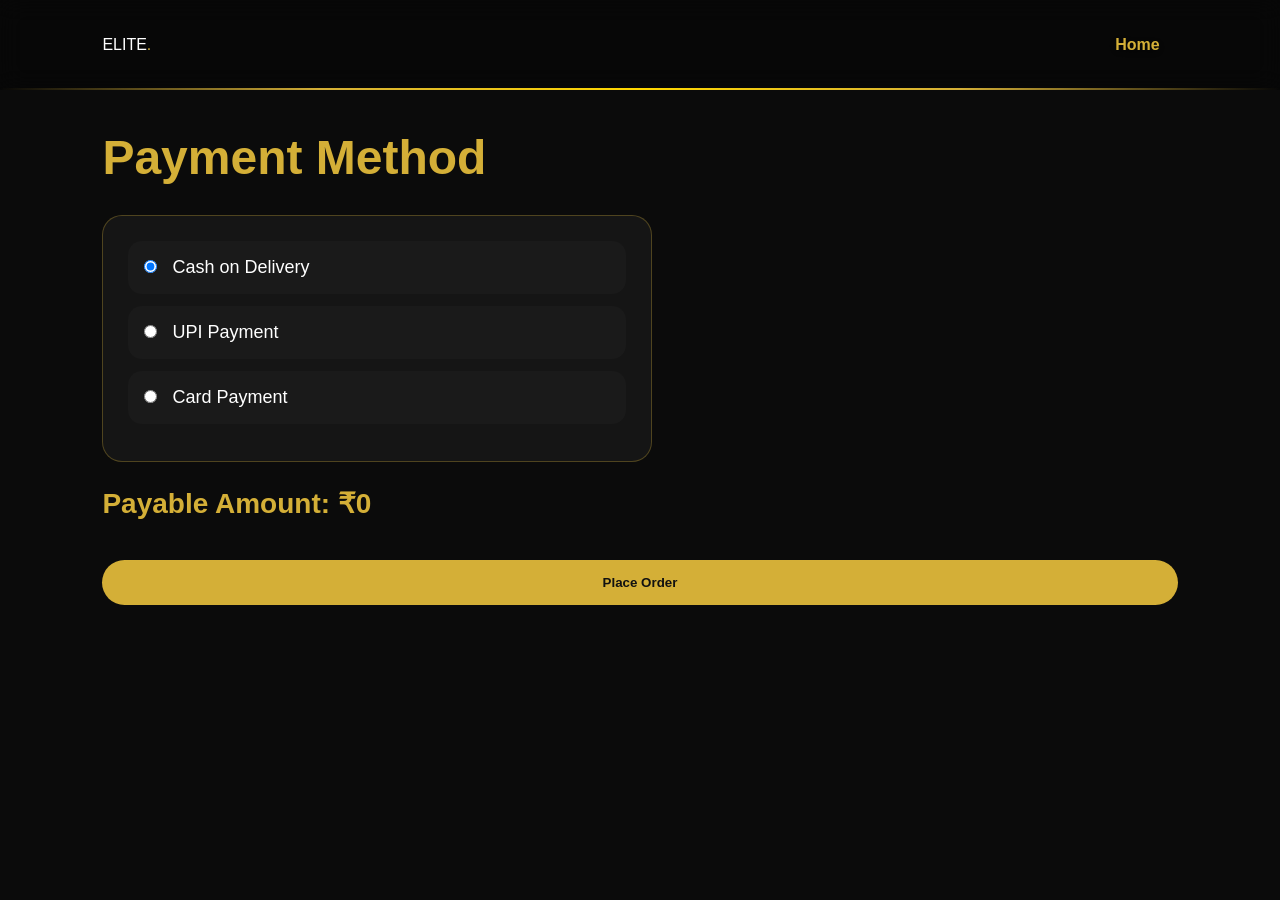
<file: payment.html>
<!DOCTYPE html>
<html lang="en">
<head>
  <meta charset="UTF-8">
  <title>Payment - Elite Food</title>
  <link rel="stylesheet" href="/style.css">
</head>
<body>

<header>
  <div class="logo">ELITE<span>.</span></div>
  <nav>
    <a href="/">Home</a>
  </nav>
</header>

<section class="checkout-page">
  <h1>Payment Method</h1>

  <div class="payment-box">
    <label>
      <input type="radio" name="payment" value="Cash on Delivery" checked>
      Cash on Delivery
    </label>

    <label>
      <input type="radio" name="payment" value="UPI">
      UPI Payment
    </label>

    <label>
      <input type="radio" name="payment" value="Card Payment">
      Card Payment
    </label>
  </div>

  <div id="upiDetails" class="upi-details">
    <input type="text" id="upiId" placeholder="Enter UPI ID">
    <input type="tel" id="upiNumber" placeholder="Enter UPI Mobile Number">

    <h3>OR</h3>
    <p>Scan QR Code</p>

    <img src="/Website-images/payment-qr.png" class="upi-qr" alt="UPI QR Code">
  </div>

  <div id="cardDetails" class="card-details">
    <input type="text" id="cardNumber" placeholder="Card Number">
    <input type="text" id="cardName" placeholder="Card Holder Name">
    <input type="month" id="expiryDate">
    <input type="password" id="cvv" placeholder="CVV">
  </div>

  <div class="checkout-total">
    Payable Amount: ₹<span id="paymentTotal">0</span>
  </div>

  <button class="checkout-btn" onclick="placeOrder()">Place Order</button>
</section>

<script src="/script.js"></script>
</body>
</html>
</file>
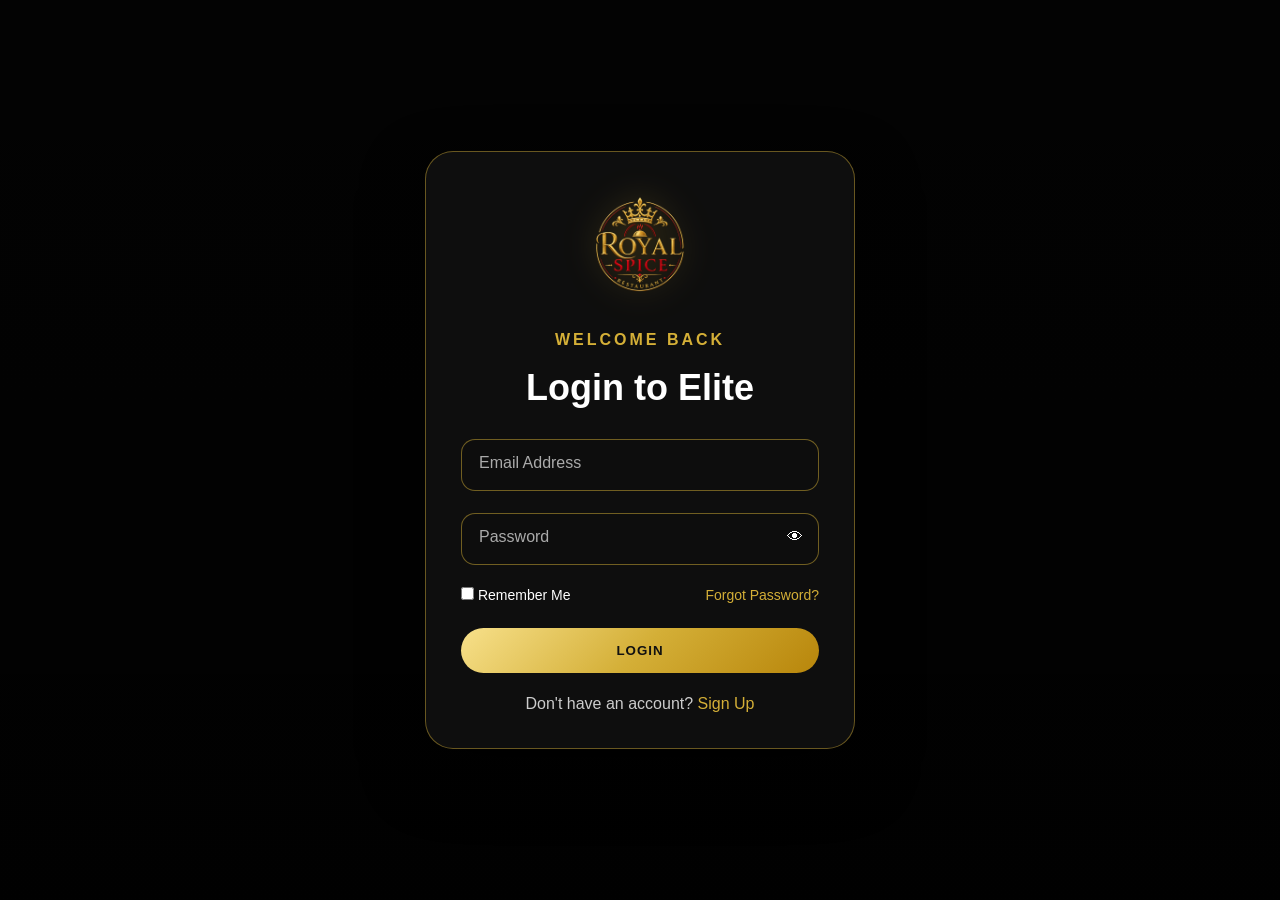
<file: profile.html>
<!DOCTYPE html>
<html lang="en">
<head>
  <meta charset="UTF-8">
  <meta name="viewport" content="width=device-width, initial-scale=1.0">
  <title>My Profile - Royal Spice</title>

  <style>
    *{box-sizing:border-box}

    body{
      margin:0;
      font-family:Arial,sans-serif;
      background:linear-gradient(135deg,#fff7ef,#ffe8c8);
      color:#111;
    }

    .profile-header{
      height:70px;
      background:#160f0a;
      color:white;
      display:flex;
      align-items:center;
      justify-content:space-between;
      padding:10px 5%;
      box-shadow:0 4px 15px rgba(0,0,0,.25);
    }

    .logo-box{
      display:flex;
      align-items:center;
      gap:10px;
      font-size:20px;
      font-weight:bold;
      color:#f6b647;
    }

    .logo-box img{
      width:42px;
      height:42px;
      object-fit:contain;
    }

    .profile-header a,
    .profile-header button{
      background:#f6b647;
      color:#111;
      border:none;
      padding:9px 18px;
      border-radius:25px;
      text-decoration:none;
      font-weight:bold;
      cursor:pointer;
      margin-left:8px;
    }

    .profile-page{
      max-width:1100px;
      margin:35px auto;
      padding:0 18px;
      display:grid;
      grid-template-columns:320px 1fr;
      gap:25px;
    }

    .profile-card,
    .form-card{
      background:white;
      border:1px solid #ffd39a;
      border-radius:22px;
      padding:25px;
      box-shadow:0 10px 30px rgba(0,0,0,.08);
    }

    .profile-card{
      text-align:center;
    }

    .avatar{
      width:120px;
      height:120px;
      border-radius:50%;
      margin:auto;
      background:linear-gradient(135deg,#f6b647,#7a2e00);
      display:flex;
      align-items:center;
      justify-content:center;
      color:white;
      font-size:45px;
      font-weight:bold;
      border:5px solid #fff2dc;
    }

    .profile-card h2{
      margin:18px 0 5px;
    }

    .profile-card p{
      color:#666;
      margin:6px 0;
    }

    .badge{
      display:inline-block;
      margin-top:15px;
      background:#fff0d1;
      color:#9a4d00;
      padding:8px 18px;
      border-radius:20px;
      font-weight:bold;
    }

    .mini-stats{
      margin-top:25px;
      display:grid;
      gap:12px;
    }

    .mini-box{
      background:#fff7ef;
      border:1px solid #ffe0b8;
      padding:15px;
      border-radius:15px;
      text-align:left;
    }

    .mini-box strong{
      display:block;
      font-size:20px;
    }

    .form-card h1{
      margin:0 0 8px;
    }

    .form-card .sub{
      color:#666;
      margin-bottom:25px;
    }

    .form-grid{
      display:grid;
      grid-template-columns:1fr 1fr;
      gap:18px;
    }

    .input-group{
      display:flex;
      flex-direction:column;
    }

    .input-group.full{
      grid-column:1 / -1;
    }

    .input-group label{
      margin-bottom:7px;
      font-weight:bold;
    }

    .input-group input,
    .input-group textarea{
      padding:14px;
      border:1px solid #ddd;
      border-radius:12px;
      font-size:15px;
      outline:none;
      background:#fffaf4;
    }

    .input-group textarea{
      height:95px;
      resize:none;
    }

    .input-group input:focus,
    .input-group textarea:focus{
      border-color:#f6b647;
      box-shadow:0 0 0 3px rgba(246,182,71,.2);
    }

    .buttons{
      margin-top:25px;
      display:flex;
      gap:12px;
      flex-wrap:wrap;
    }

    .save-btn{
      background:#160f0a;
      color:white;
      border:none;
      padding:13px 28px;
      border-radius:25px;
      font-weight:bold;
      cursor:pointer;
    }

    .reset-btn{
      background:#f6b647;
      color:#111;
      border:none;
      padding:13px 28px;
      border-radius:25px;
      font-weight:bold;
      cursor:pointer;
    }

    @media(max-width:850px){
      .profile-page{
        grid-template-columns:1fr;
      }

      .form-grid{
        grid-template-columns:1fr;
      }
    }
  </style>
</head>

<body>

<header class="profile-header">
  <div class="logo-box">
    <img src="Website-images/Royal-Spice.png" alt="Royal Spice">
    Royal Spice
  </div>

  <div>
    <a href="dashboard.html">Dashboard</a>
    <a href="index.html">Home</a>
    <button onclick="logoutUser()">Logout</button>
  </div>
</header>

<main class="profile-page">

  <aside class="profile-card">
    <div class="avatar" id="avatarLetter">U</div>

    <h2 id="sideName">User Name</h2>
    <p id="sideEmail">user@email.com</p>

    <span class="badge">🌟 Gold Foodie Member</span>

    <div class="mini-stats">
      <div class="mini-box">
        <strong id="profileOrderCount">0</strong>
        Total Orders
      </div>

      <div class="mini-box">
        <strong id="profileCartCount">0</strong>
        Cart Items
      </div>

      <div class="mini-box">
        <strong>WELCOME20</strong>
        Active Coupon
      </div>
    </div>
  </aside>

  <section class="form-card">
    <h1>My Profile</h1>
    <p class="sub">Manage your account and delivery details.</p>

    <form onsubmit="saveProfile(event)">
      <div class="form-grid">

        <div class="input-group">
          <label>Full Name</label>
          <input type="text" id="profileName" required>
        </div>

        <div class="input-group">
          <label>Email Address</label>
          <input type="email" id="profileEmail" required>
        </div>

        <div class="input-group">
          <label>Phone Number</label>
          <input type="text" id="profilePhone" placeholder="Enter phone number">
        </div>

        <div class="input-group">
          <label>Favourite Food</label>
          <input type="text" id="profileFavFood" placeholder="Biryani, Butter Chicken...">
        </div>

        <div class="input-group full">
          <label>Delivery Address</label>
          <textarea id="profileAddress" placeholder="Enter your delivery address"></textarea>
        </div>

        <div class="input-group">
          <label>New Password</label>
          <input type="password" id="profilePassword" placeholder="Leave blank to keep old">
        </div>

        <div class="input-group">
          <label>Confirm Password</label>
          <input type="password" id="profileConfirmPassword" placeholder="Confirm password">
        </div>

      </div>

      <div class="buttons">
        <button type="submit" class="save-btn">Save Changes</button>
        <button type="button" class="reset-btn" onclick="loadProfile()">Reset</button>
      </div>
    </form>
  </section>

</main>

<script src="script.js"></script>

<script>
  function loadProfile() {
    const user = JSON.parse(localStorage.getItem("eliteUser"));

    if (!user) {
      alert("Please login first!");
      window.location.href = "login.html";
      return;
    }

    document.getElementById("profileName").value = user.name || "";
    document.getElementById("profileEmail").value = user.email || "";
    document.getElementById("profilePhone").value = user.phone || "";
    document.getElementById("profileAddress").value = user.address || "";
    document.getElementById("profileFavFood").value = user.favFood || "";

    document.getElementById("sideName").innerText = user.name || "User Name";
    document.getElementById("sideEmail").innerText = user.email || "user@email.com";
    document.getElementById("avatarLetter").innerText =
      (user.name || "User").charAt(0).toUpperCase();

    const orders = JSON.parse(localStorage.getItem("eliteOrders")) || [];
    const cart = JSON.parse(localStorage.getItem("eliteCart")) || [];

    document.getElementById("profileOrderCount").innerText = orders.length;
    document.getElementById("profileCartCount").innerText =
      cart.reduce((sum, item) => sum + item.qty, 0);
  }

  function saveProfile(event) {
    event.preventDefault();

    const oldUser = JSON.parse(localStorage.getItem("eliteUser")) || {};

    const password = document.getElementById("profilePassword").value.trim();
    const confirmPassword = document.getElementById("profileConfirmPassword").value.trim();

    if (password && password !== confirmPassword) {
      alert("Password and confirm password do not match!");
      return;
    }

    const updatedUser = {
      ...oldUser,
      name: document.getElementById("profileName").value.trim(),
      email: document.getElementById("profileEmail").value.trim().toLowerCase(),
      phone: document.getElementById("profilePhone").value.trim(),
      address: document.getElementById("profileAddress").value.trim(),
      favFood: document.getElementById("profileFavFood").value.trim(),
      password: password || oldUser.password || ""
    };

    localStorage.setItem("eliteUser", JSON.stringify(updatedUser));
    localStorage.setItem("eliteUserAccount", JSON.stringify(updatedUser));

    alert("Profile updated successfully!");
    loadProfile();
  }

  loadProfile();
</script>

</body>
</html>
</file>
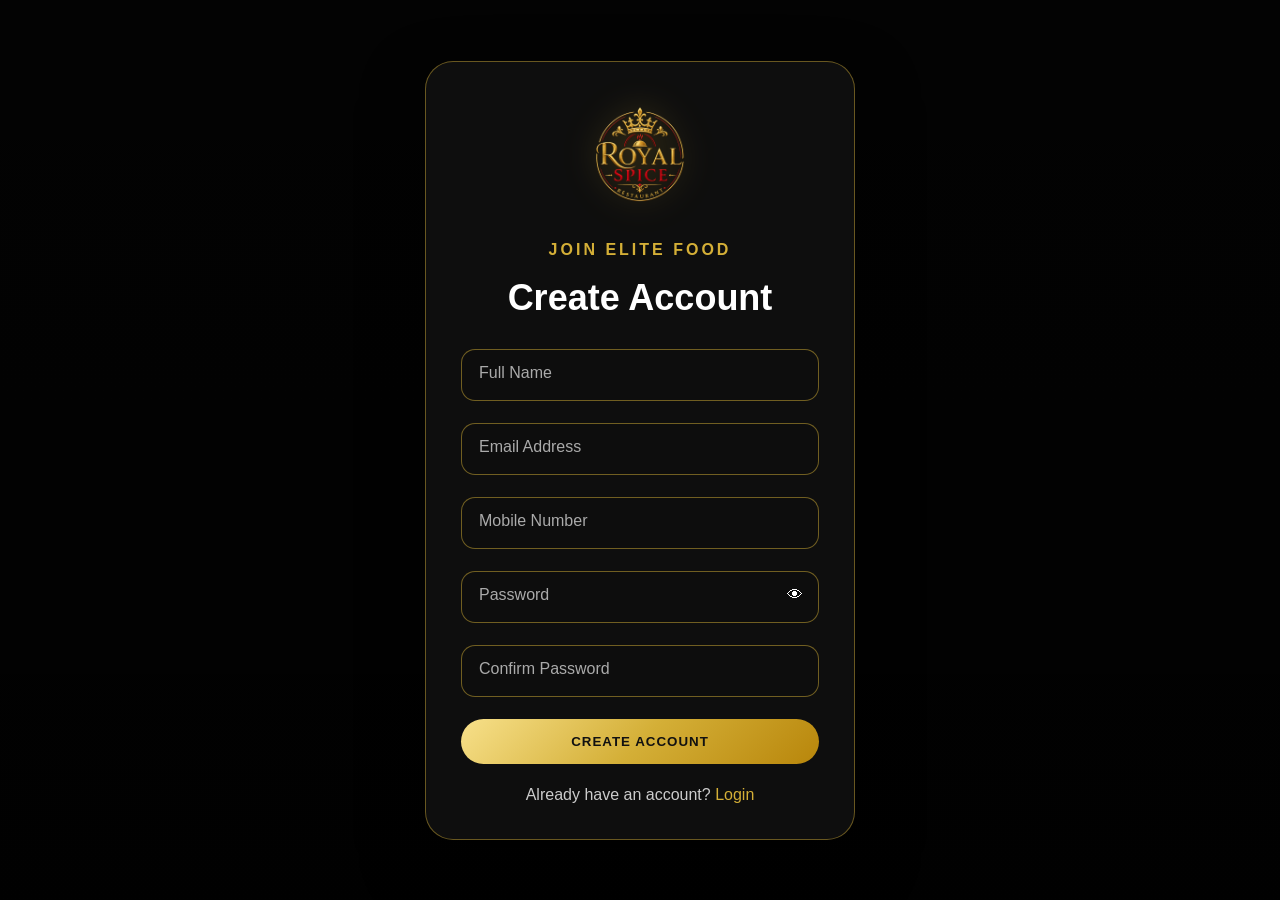
<file: signup.html>
<!DOCTYPE html>
<html lang="en">
<head>
    <meta charset="UTF-8">
    <meta name="viewport" content="width=device-width, initial-scale=1.0">
    <title>Sign Up - Elite Food</title>
    <link rel="stylesheet" href="/style.css">
</head>
<body>

<section class="login-page">

    <div class="login-card">

        <div class="login-logo">
            <img src="/Website-images/Royal-Spice.png" alt="Royal Spice Logo">
        </div>

        <p class="small-title">Join Elite Food</p>

        <h1>Create Account</h1>

        <form onsubmit="signupUser(event)">

            <div class="input-box">
                <input type="text" id="signupName" required>
                <label>Full Name</label>
            </div>

            <div class="input-box">
                <input type="email" id="signupEmail" required>
                <label>Email Address</label>
            </div>

            <div class="input-box">
                <input type="tel" id="signupPhone" required>
                <label>Mobile Number</label>
            </div>

            <div class="input-box password-box">
                <input type="password" id="signupPassword" required>
                <label>Password</label>

                <span onclick="toggleSignupPassword()">👁</span>
            </div>

            <div class="input-box password-box">
                <input type="password" id="confirmPassword" required>
                <label>Confirm Password</label>
            </div>

            <button type="submit" class="login-btn">

                CREATE ACCOUNT

            </button>

            <p class="signup-text">

                Already have an account?

                <a href="login.html">Login</a>

            </p>

        </form>

    </div>

</section>

<script src="script.js"></script>
</body>
</html>
</file>
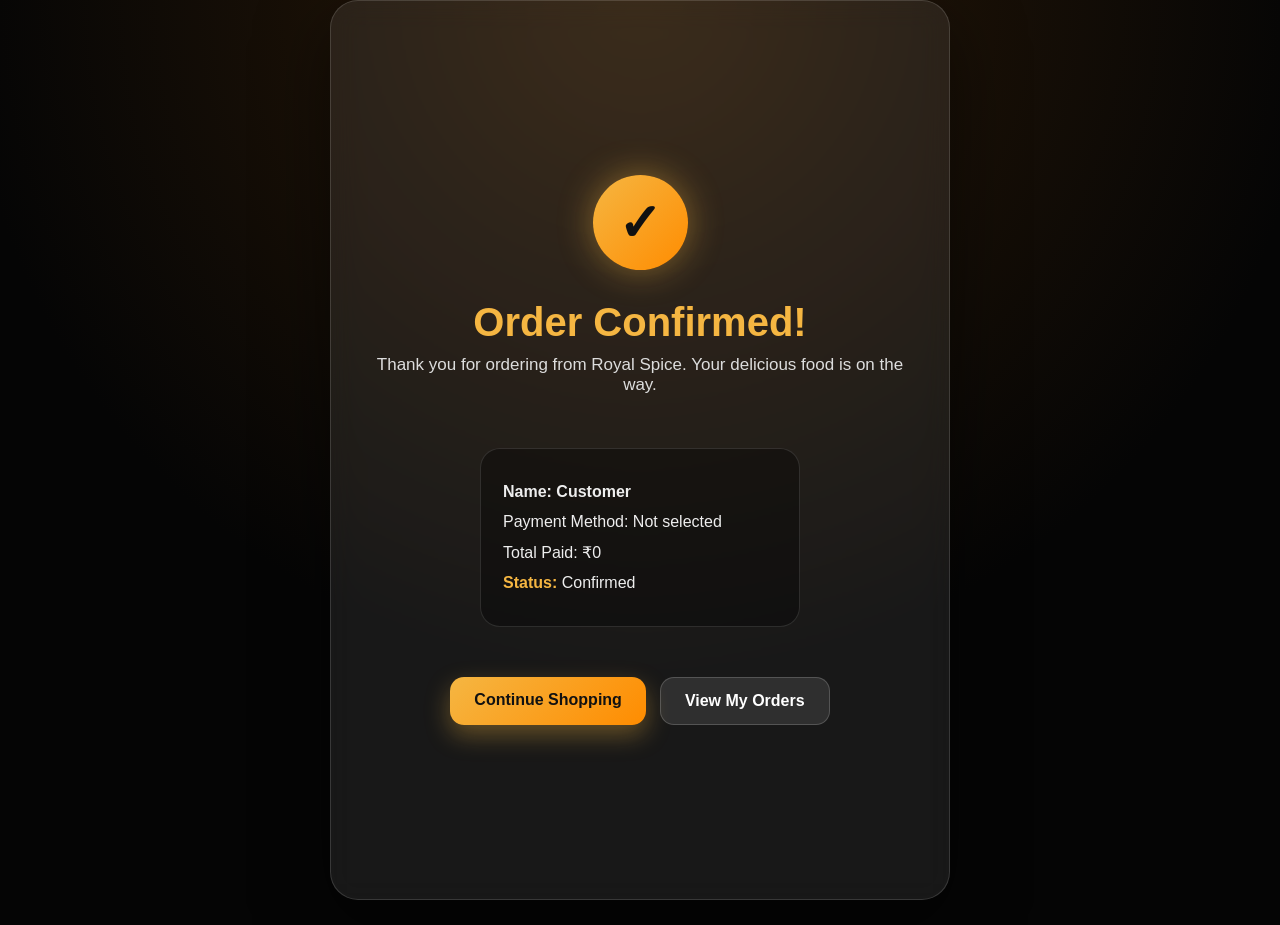
<file: success.html>
<!DOCTYPE html>
<html lang="en">

<head>
  <meta charset="UTF-8">
  <title>Order Success - Royal Spice</title>
  <link rel="stylesheet" href="style.css">

  <style>
    * {
      box-sizing: border-box;
      font-family: Arial, sans-serif;
    }

    body {
      margin: 0;
      min-height: 100vh;
      background: radial-gradient(circle at top, #2b1a08, #050505 60%);
      color: white;
      display: flex;
      align-items: center;
      justify-content: center;
      padding: 25px;
    }

    .success-page {
      width: 100%;
      max-width: 620px;
      text-align: center;
      background: rgba(255, 255, 255, 0.08);
      border: 1px solid rgba(255, 255, 255, 0.14);
      border-radius: 28px;
      padding: 45px 30px;
      box-shadow: 0 25px 70px rgba(0, 0, 0, 0.5);
      backdrop-filter: blur(14px);
    }

    .success-icon {
      width: 95px;
      height: 95px;
      margin: 0 auto 20px;
      border-radius: 50%;
      background: linear-gradient(135deg, #f5b642, #ff8c00);
      color: #111;
      display: flex;
      align-items: center;
      justify-content: center;
      font-size: 52px;
      font-weight: bold;
      box-shadow: 0 0 35px rgba(245, 182, 66, 0.45);
      animation: pop 0.6s ease;
    }

    @keyframes pop {
      0% {
        transform: scale(0.4);
        opacity: 0;
      }

      100% {
        transform: scale(1);
        opacity: 1;
      }
    }

    .success-page h1 {
      font-size: 40px;
      color: #f5b642;
      margin: 10px 0;
    }

    .success-page .subtitle {
      color: #ddd;
      font-size: 17px;
      margin-bottom: 28px;
    }

    .success-box {
      text-align: left;
      background: rgba(0, 0, 0, 0.35);
      border: 1px solid rgba(255, 255, 255, 0.12);
      border-radius: 20px;
      padding: 22px;
      margin: 25px 0;
    }

    .success-box h3,
    .success-box p {
      margin: 12px 0;
      color: #eee;
      font-size: 16px;
    }

    .success-box span {
      color: #f5b642;
      font-weight: bold;
    }

    .success-actions {
      display: flex;
      gap: 14px;
      justify-content: center;
      flex-wrap: wrap;
      margin-top: 25px;
    }

    .btn {
      text-decoration: none;
      padding: 14px 24px;
      border-radius: 14px;
      font-weight: bold;
      transition: 0.3s;
      display: inline-block;
    }

    .gold {
      background: linear-gradient(135deg, #f5b642, #ff8c00);
      color: #111;
      box-shadow: 0 10px 25px rgba(245, 182, 66, 0.35);
    }

    .dark {
      background: rgba(255, 255, 255, 0.1);
      color: white;
      border: 1px solid rgba(255, 255, 255, 0.18);
    }

    .btn:hover {
      transform: translateY(-3px);
    }

    @media(max-width: 600px) {
      .success-page {
        padding: 35px 20px;
      }

      .success-page h1 {
        font-size: 32px;
      }

      .success-actions {
        flex-direction: column;
      }
    }
  </style>
</head>

<body>

  <section class="success-page">

    <div class="success-icon">✓</div>

    <h1>Order Confirmed!</h1>

    <p class="subtitle">
      Thank you for ordering from Royal Spice. Your delicious food is on the way.
    </p>

    <div class="success-box">
      <h3 id="successName"></h3>
      <p id="successPayment"></p>
      <p id="successTotal"></p>
      <p>
        <span>Status:</span> Confirmed
      </p>
    </div>

    <div class="success-actions">
      <a href="index.html" class="btn gold">Continue Shopping</a>
      <a href="/my_orders" class="btn dark">
        View My Orders
      </a>
    </div>

  </section>

  <script src="script.js"></script>

</body>

</html>
</file>
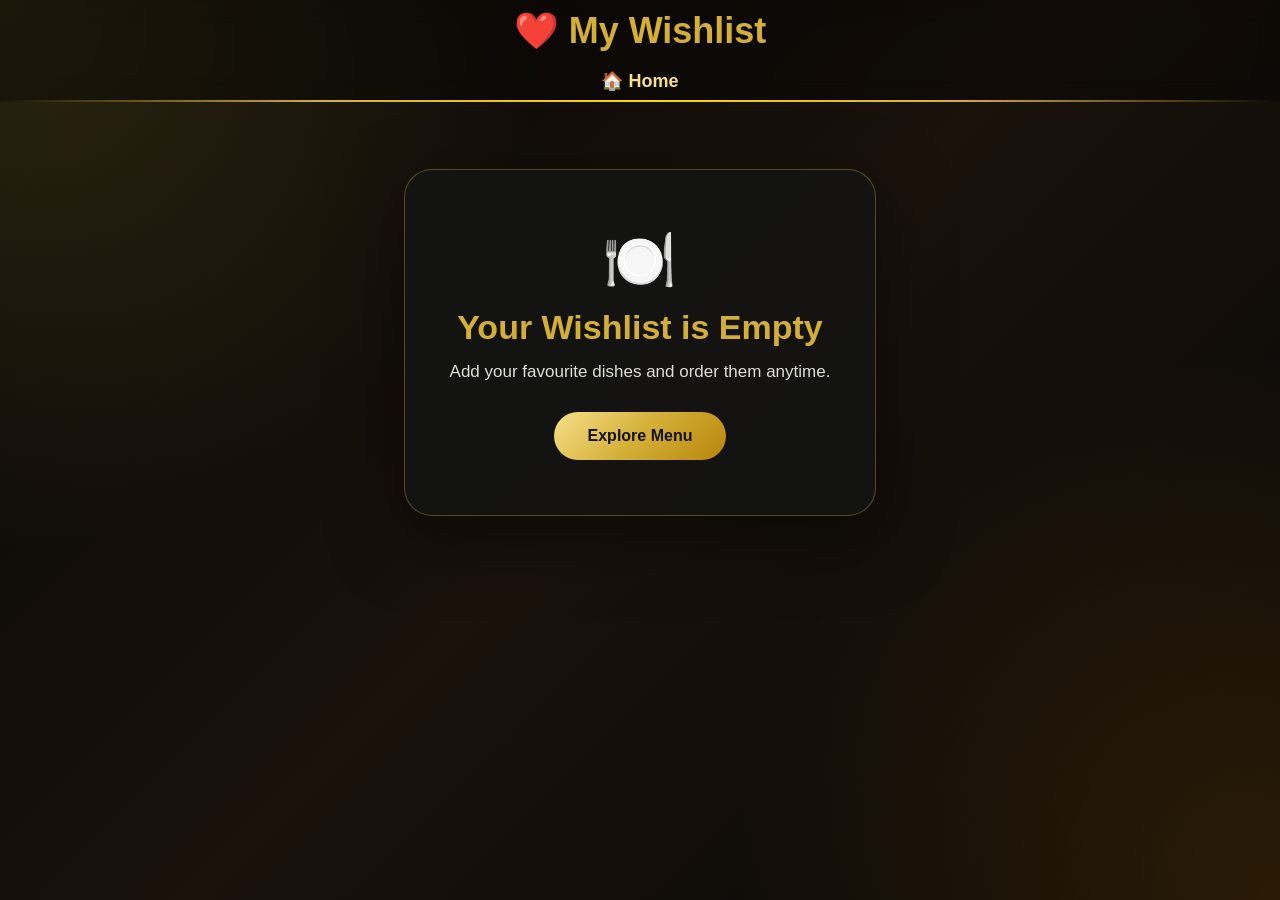
<file: wishlist.html>
<!DOCTYPE html>
<html lang="en">
<head>
  <meta charset="UTF-8">
  <meta name="viewport" content="width=device-width, initial-scale=1.0">
  <title>❤️ My Wishlist | Royal Spice</title>

  <link rel="icon" href="./Website-images/Royal-Spice.png">
  <link rel="stylesheet" href="style.css">

  <style>
    *{margin:0;padding:0;box-sizing:border-box}

    body{
      min-height:100vh;
      font-family:Arial,sans-serif;
      color:white;
      background:
        radial-gradient(circle at top left,rgba(212,175,55,.18),transparent 35%),
        radial-gradient(circle at bottom right,rgba(255,152,0,.14),transparent 35%),
        linear-gradient(135deg,#070707,#1a120b,#070707);
    }

    header{
      position:relative!important;
      width:100%!important;
      padding:24px 15px 22px!important;
      display:flex!important;
      flex-direction:column!important;
      justify-content:center!important;
      align-items:center!important;
      gap:18px!important;
      background:rgba(0,0,0,.35);
      box-shadow:none!important;
    }

    header::after{
      content:"";
      position:absolute;
      left:0;
      bottom:0;
      width:100%;
      height:2px;
      background:linear-gradient(90deg,transparent,#D4AF37,#FFD700,#D4AF37,transparent);
    }

    header h2{
      color:#d4af37;
      font-size:36px;
      font-weight:800;
    }

    header nav a{
      color:#F7E08A!important;
      text-decoration:none!important;
      font-size:18px;
      font-weight:700;
      text-shadow:none!important;
      box-shadow:none!important;
    }

    header nav a::after{
      display:none!important;
      content:none!important;
    }

    .wishlist-container{
      max-width:1200px;
      margin:0 auto;
      padding:55px 22px 70px;
    }

    .wishlist-grid{
      display:grid;
      grid-template-columns:repeat(auto-fit,320px);
      justify-content:center;
      gap:30px;
      margin-top:80px;
    }

    .wishlist-card{
      background:linear-gradient(180deg,#1d1d1d,#131313);
      border-radius:25px;
      overflow:hidden;
      border:1px solid rgba(212,175,55,.25);
      box-shadow:0 15px 40px rgba(0,0,0,.45);
      transition:.35s;
    }

    .wishlist-card:hover{
      transform:translateY(-8px);
      box-shadow:0 25px 55px rgba(212,175,55,.18);
    }

    .wishlist-card img{
      width:100%;
      height:220px;
      object-fit:cover;
      display:block;
    }

    .wishlist-info{
      padding:22px;
    }

    .wishlist-info h3{
      color:#fff;
      margin-bottom:10px;
      font-size:23px;
    }

    .wishlist-info p{
      color:#bbb;
      line-height:1.6;
    }

    .price{
      font-size:26px;
      color:#d4af37;
      font-weight:bold;
      margin:18px 0;
    }

    .btn-group{
      display:flex;
      gap:12px;
    }

    .cart-btn,
    .remove-btn{
      flex:1;
      border:none;
      padding:13px;
      border-radius:30px;
      cursor:pointer;
      font-size:15px;
      font-weight:700;
      transition:.3s ease;
    }

    .cart-btn{
      background:linear-gradient(135deg,#f7e08a,#d4af37,#b8860b);
      color:#111;
    }

    .remove-btn{
      background:#2a2a2a;
      color:#ff7777;
      border:1px solid rgba(255,119,119,.35);
    }

    .remove-btn:hover{
      background:#e53935;
      color:white;
    }

    #wishlistGrid.empty-center{
      display:flex;
      justify-content:center;
      align-items:center;
      min-height:55vh;
      margin-top:40px;
    }

    .empty{
      max-width:560px;
      background:rgba(20,20,20,.92);
      border:1px solid rgba(212,175,55,.35);
      border-radius:28px;
      padding:55px 45px;
      text-align:center;
      box-shadow:0 22px 70px rgba(0,0,0,.5);
    }

    .empty-icon{
      font-size:60px;
      margin-bottom:12px;
    }

    .empty h2{
      font-size:34px;
      color:#d4af37;
      margin-bottom:15px;
    }

    .empty p{
      color:#ddd;
      font-size:17px;
    }

    .empty a{
      display:inline-block;
      margin-top:30px;
      background:linear-gradient(135deg,#f7e08a,#d4af37,#b8860b);
      color:#111;
      padding:15px 34px;
      border-radius:30px;
      text-decoration:none;
      font-weight:800;
    }

    @media(max-width:768px){
      header h2{font-size:30px}
      .wishlist-grid{
        grid-template-columns:minmax(280px,320px);
        margin-top:50px;
      }
      .empty{
        padding:42px 22px;
      }
    }
  </style>
</head>

<body>

<header>
  <h2>❤️ My Wishlist</h2>
  <nav>
    <a href="index.html">🏠 Home</a>
  </nav>
</header>

<div class="wishlist-container">
  <div class="wishlist-grid" id="wishlistGrid"></div>
</div>

<script>
  let wishlist = JSON.parse(localStorage.getItem("eliteWishlist")) || [];

  const grid = document.getElementById("wishlistGrid");

  function showWishlist(){
    grid.innerHTML = "";

    if(wishlist.length === 0){
      grid.className = "wishlist-grid empty-center";

      grid.innerHTML = `
        <div class="empty">
          <div class="empty-icon">🍽️</div>
          <h2>Your Wishlist is Empty</h2>
          <p>Add your favourite dishes and order them anytime.</p>
          <a href="index.html">Explore Menu</a>
        </div>
      `;
      return;
    }

    grid.className = "wishlist-grid";

    wishlist.forEach(food => {
      grid.innerHTML += `
        <div class="wishlist-card">
          <img src="${food.image}" alt="${food.name}">

          <div class="wishlist-info">
            <h3>${food.name}</h3>
            <p>${food.desc || ""}</p>

            <div class="price">₹${food.price}</div>

            <div class="btn-group">
              <button class="cart-btn" onclick="addCart(${food.id})">
                🛒 Add
              </button>

              <button class="remove-btn" onclick="removeWishlist(${food.id})">
                Remove
              </button>
            </div>
          </div>
        </div>
      `;
    });
  }

  function removeWishlist(id){
    wishlist = wishlist.filter(item => item.id !== id);
    localStorage.setItem("eliteWishlist", JSON.stringify(wishlist));
    showWishlist();
  }

  function addCart(id){
    const product = wishlist.find(item => item.id === id);

    if(!product){
      alert("Product not found!");
      return;
    }

    let cart = JSON.parse(localStorage.getItem("eliteCart")) || [];
    const exist = cart.find(item => item.id === id);

    if(exist){
      exist.qty += 1;
    }else{
      cart.push({
        id: product.id,
        name: product.name,
        price: Number(product.price),
        image: product.image,
        qty: 1
      });
    }

    localStorage.setItem("eliteCart", JSON.stringify(cart));

    wishlist = wishlist.filter(item => item.id !== id);
    localStorage.setItem("eliteWishlist", JSON.stringify(wishlist));

    alert("✅ Product moved to Cart successfully!");
    showWishlist();
  }

  showWishlist();
</script>

</body>
</html>
</file>
<file: style.css>
* {
  margin: 0;
  padding: 0;
  box-sizing: border-box;
  font-family: 'Segoe UI', sans-serif;
}

body {
  background: #0b0b0b;
  color: white;
}


header::after {
  content: "";
  position: absolute;
  left: 0;
  bottom: 0;

  width: 100%;
  height: 2px;

  background: linear-gradient(90deg,
      transparent,
      #D4AF37,
      #FFD700,
      #D4AF37,
      transparent);
}

.logo img {
  height: 80px;
  width: auto;
}

.logo span {
  color: #d4af37;
}

nav a {
  color: white;
  text-decoration: none;
  margin: 0 18px;
  font-weight: 500;
}

nav a:hover {
  color: #d4af37;
}

.cart-btn {
  background: #d4af37;
  color: #111;
  border: none;
  padding: 12px 22px;
  border-radius: 30px;
  font-weight: bold;
  cursor: pointer;
}

.hero {
  min-height: 100vh;
  background:
    linear-gradient(rgba(0, 0, 0, 0.65), rgba(0, 0, 0, 0.8)),
    url("https://images.unsplash.com/photo-1504674900247-0877df9cc836");
  background-size: cover;
  background-position: center;
  display: flex;
  align-items: center;
  padding: 0 8%;
}

.hero-content {
  max-width: 700px;
}

.small-title {
  color: #d4af37;
  text-transform: uppercase;
  letter-spacing: 3px;
  font-weight: bold;
  margin-bottom: 18px;
}

.hero h1 {
  font-size: 72px;
  line-height: 1.05;
  margin-bottom: 25px;
}

.hero-text {
  font-size: 20px;
  color: #ddd;
  margin-bottom: 35px;
}

.hero-buttons {
  display: flex;
  gap: 15px;
}

.btn {
  padding: 15px 32px;
  border-radius: 35px;
  text-decoration: none;
  font-weight: bold;
  cursor: pointer;
  border: none;
}

.gold {
  background: #d4af37;
  color: #111;
}

.dark {
  background: transparent;
  color: white;
  border: 1px solid #d4af37;
}

.features {
  padding: 35px 8%;
  display: grid;
  grid-template-columns: repeat(3, 1fr);
  gap: 25px;
  background: #111;
}

.features div {
  padding: 25px;
  background: #171717;
  border: 1px solid rgba(212, 175, 55, 0.25);
  border-radius: 18px;
  text-align: center;
  font-size: 20px;
}

.menu-section {
  padding: 90px 8%;
}

.section-title {
  text-align: center;
  margin-bottom: 30px;
}

.section-title p {
  color: #d4af37;
  text-transform: uppercase;
  letter-spacing: 2px;
}

.section-title h2 {
  font-size: 45px;
  margin-top: 10px;
}

.search-box {
  text-align: center;
  margin-bottom: 25px;
}

.search-box input {
  width: 100%;
  max-width: 500px;
  padding: 16px 25px;
  border-radius: 30px;
  border: 1px solid #d4af37;
  background: #111;
  color: white;
  outline: none;
}

.filters {
  text-align: center;
  margin-bottom: 40px;
}

.filters button {
  margin: 6px;
  padding: 11px 22px;
  background: #171717;
  color: white;
  border: 1px solid rgba(212, 175, 55, 0.45);
  border-radius: 25px;
  cursor: pointer;
}

.filters button:hover {
  background: #d4af37;
  color: #111;
}

.menu-grid {
  display: grid;
  grid-template-columns: repeat(auto-fit, minmax(260px, 1fr));
  gap: 30px;
}

.food-card {
  background: #151515;
  border-radius: 22px;
  overflow: hidden;
  border: 1px solid rgba(212, 175, 55, 0.22);
  transition: 0.3s;
}

.food-card:hover {
  transform: translateY(-8px);
  box-shadow: 0 20px 45px rgba(212, 175, 55, 0.15);
}

.food-card img {
  width: 300px;
  height: 300px;
  object-fit: cover;
  display: block;
  margin: auto;
}

.food-info {
  padding: 22px;
}

.food-info h3 {
  font-size: 23px;
  margin-bottom: 8px;
}

.food-info p {
  color: #aaa;
  margin-bottom: 15px;
}

.food-card {
  position: relative;
}

.wishlist-btn {
  position: absolute;
  top: 12px;
  right: 12px;
  width: 42px;
  height: 42px;
  border: none;
  border-radius: 50%;
  background: white;
  font-size: 22px;
  cursor: pointer;
  z-index: 5;
  box-shadow: 0 5px 15px rgba(0, 0, 0, 0.2);
}

.price-row {
  display: flex;
  justify-content: space-between;
  align-items: center;
}

.price-row h4 {
  color: #d4af37;
  font-size: 22px;
}

.price-row button {
  background: #d4af37;
  color: #111;
  border: none;
  padding: 10px 18px;
  border-radius: 25px;
  font-weight: bold;
  cursor: pointer;
}

.about {
  padding: 90px 8%;
  background: linear-gradient(135deg, #111, #1b1b1b);
}

.about div {
  max-width: 700px;
}

.about h2 {
  font-size: 45px;
  margin-bottom: 20px;
}

.about p {
  color: #ccc;
  font-size: 18px;
}

.cart-panel {
  position: fixed;
  top: 0;
  right: -420px;
  width: 400px;
  height: 100vh;
  background: #111;
  z-index: 2000;
  padding: 25px;
  transition: 0.4s;
  border-left: 1px solid #d4af37;
}

.cart-panel.active {
  right: 0;
}

.cart-header {
  display: flex;
  justify-content: space-between;
  align-items: center;
}

.cart-header button {
  background: none;
  color: white;
  border: none;
  font-size: 34px;
  cursor: pointer;
}

.cart-item {
  background: #1a1a1a;
  margin: 18px 0;
  padding: 15px;
  border-radius: 15px;
}

.cart-item h4 {
  margin-bottom: 8px;
}

.qty-box {
  display: flex;
  align-items: center;
  gap: 12px;
  margin-top: 10px;
}

.qty-box button {
  width: 28px;
  height: 28px;
  background: #d4af37;
  border: none;
  border-radius: 50%;
  cursor: pointer;
  font-weight: bold;
}

.remove-btn {
  margin-top: 10px;
  background: transparent;
  color: #ff7777;
  border: none;
  cursor: pointer;
}

.cart-bottom {
  position: absolute;
  bottom: 25px;
  width: calc(100% - 50px);
}

.checkout-btn {
  width: 100%;
  padding: 15px;
  margin-top: 15px;
  border: none;
  background: #d4af37;
  color: #111;
  font-weight: bold;
  border-radius: 30px;
  cursor: pointer;
}

@media(max-width: 768px) {
  nav {
    display: none;
  }

  .hero h1 {
    font-size: 45px;
  }

  .features {
    grid-template-columns: 1fr;
  }

  .cart-panel {
    width: 100%;
    right: -100%;
  }
}

/* Smooth page animation */
html {
  scroll-behavior: smooth;
}

/* Hero text animation */
.hero-content {
  animation: fadeSlide 1.2s ease forwards;
}

@keyframes fadeSlide {
  from {
    opacity: 0;
    transform: translateY(40px);
  }

  to {
    opacity: 1;
    transform: translateY(0);
  }
}

/* Animated premium buttons */
.btn,
.cart-btn,
.price-row button,
.checkout-btn,
.filters button {
  position: relative;
  overflow: hidden;
  transition: 0.35s ease;
}

.btn:hover,
.cart-btn:hover,
.price-row button:hover,
.checkout-btn:hover,
.filters button:hover {
  transform: translateY(-4px);
  box-shadow: 0 12px 25px rgba(212, 175, 55, 0.35);
}

/* Shine effect */
.btn::before,
.cart-btn::before,
.price-row button::before,
.checkout-btn::before {
  content: "";
  position: absolute;
  top: 0;
  left: -120%;
  width: 80%;
  height: 100%;
  background: linear-gradient(120deg,
      transparent,
      rgba(255, 255, 255, 0.5),
      transparent);
  transition: 0.6s;
}

.btn:hover::before,
.cart-btn:hover::before,
.price-row button:hover::before,
.checkout-btn:hover::before {
  left: 120%;
}

/* Food card animation */
.food-card {
  animation: cardPop 0.8s ease forwards;
}

@keyframes cardPop {
  from {
    opacity: 0;
    transform: scale(0.92) translateY(25px);
  }

  to {
    opacity: 1;
    transform: scale(1) translateY(0);
  }
}

/* Floating hero feel */
.hero-content h1 {
  animation: glowText 2s infinite alternate;
}

@keyframes glowText {
  from {
    text-shadow: 0 0 10px rgba(212, 175, 55, 0.2);
  }

  to {
    text-shadow: 0 0 25px rgba(212, 175, 55, 0.6);
  }
}

/* Cart panel smooth */
.cart-panel {
  box-shadow: -20px 0 50px rgba(0, 0, 0, 0.6);
}

/* Navbar link underline animation */
nav a {
  position: relative;
}

nav a::after {
  content: "";
  position: absolute;
  left: 0;
  bottom: -7px;
  width: 0;
  height: 2px;
  background: #d4af37;
  transition: 0.3s;
}

nav a:hover::after {
  width: 100%;
}

.checkout-page {
  min-height: 100vh;
  padding: 130px 8% 60px;
  background: #0b0b0b;
}

.checkout-page h1 {
  font-size: 48px;
  color: #d4af37;
  margin-bottom: 30px;
}

.checkout-total {
  margin: 25px 0;
  font-size: 28px;
  color: #d4af37;
  font-weight: bold;
}

.checkout-form {
  max-width: 550px;
}

.checkout-form input,
.checkout-form textarea {
  width: 100%;
  padding: 16px 20px;
  margin-bottom: 15px;
  border-radius: 14px;
  border: 1px solid rgba(212, 175, 55, 0.5);
  background: #111;
  color: white;
  outline: none;
}

.checkout-form textarea {
  height: 120px;
  resize: none;
}

.payment-box {
  max-width: 550px;
  background: #151515;
  border: 1px solid rgba(212, 175, 55, 0.3);
  border-radius: 20px;
  padding: 25px;
  margin-bottom: 25px;
}

.payment-box label {
  display: block;
  padding: 16px;
  margin-bottom: 12px;
  background: #1a1a1a;
  border-radius: 14px;
  cursor: pointer;
  font-size: 18px;
}

.payment-box input {
  margin-right: 10px;
}

.success-page {
  min-height: 100vh;
  background:
    linear-gradient(rgba(0, 0, 0, .75), rgba(0, 0, 0, .9)),
    url("https://images.unsplash.com/photo-1504674900247-0877df9cc836");
  background-size: cover;
  background-position: center;
  display: flex;
  justify-content: center;
  align-items: center;
  text-align: center;
  flex-direction: column;
  padding: 30px;
}

.success-page h1 {
  font-size: 70px;
  color: #d4af37;
  margin-bottom: 15px;
}

.success-page p {
  color: #ddd;
  font-size: 20px;
}

.success-box {
  background: rgba(20, 20, 20, 0.9);
  border: 1px solid rgba(212, 175, 55, 0.4);
  border-radius: 22px;
  padding: 25px;
  margin: 30px 0;
  min-width: 320px;
}

/* =========================
   ELITE BUY NOW BUTTON
========================= */

.buy-now-btn {
  width: 100%;
  margin-top: 15px;
  padding: 14px 20px;
  border: none;
  border-radius: 30px;
  font-size: 15px;
  font-weight: 700;
  letter-spacing: 1px;
  text-transform: uppercase;
  cursor: pointer;

  background: linear-gradient(135deg,
      #f7e08a 0%,
      #d4af37 50%,
      #b8860b 100%);

  color: #111;
  position: relative;
  overflow: hidden;
  transition: all .4s ease;

  box-shadow:
    0 5px 15px rgba(212, 175, 55, .25),
    inset 0 1px 0 rgba(255, 255, 255, .4);

  animation: eliteGlow 2.5s infinite alternate;
}

.buy-now-btn:hover {
  transform: translateY(-5px) scale(1.02);

  box-shadow:
    0 15px 35px rgba(212, 175, 55, .45),
    0 0 20px rgba(212, 175, 55, .35);
}

.buy-now-btn:active {
  transform: scale(.97);
}

.buy-now-btn::before {
  content: "";
  position: absolute;
  top: 0;
  left: -120%;
  width: 60%;
  height: 100%;

  background: linear-gradient(120deg,
      transparent,
      rgba(255, 255, 255, .7),
      transparent);

  transition: .8s;
}

.buy-now-btn:hover::before {
  left: 150%;
}

@keyframes eliteGlow {
  from {
    box-shadow: 0 5px 15px rgba(212, 175, 55, .2);
  }

  to {
    box-shadow: 0 10px 30px rgba(212, 175, 55, .45);
  }
}

.card-details,
.upi-details {
  display: none;
  max-width: 550px;
  margin-top: 20px;
}

.card-details input,
.upi-details input {
  width: 100%;
  padding: 15px;
  margin-bottom: 15px;
  border-radius: 12px;
  border: 1px solid #d4af37;
  background: #111;
  color: white;
}

.upi-qr {
  width: 220px;
  height: 220px;
  object-fit: contain;

  background: #ffffff;
  padding: 15px;

  border-radius: 20px;
  border: 3px solid #d4af37;

  display: block;
  margin: 20px auto;

  box-shadow: 0 10px 30px rgba(0, 0, 0, 0.35);
}

.login-page {
  min-height: 100vh;
  background:
    linear-gradient(rgba(0, 0, 0, .75), rgba(0, 0, 0, .9)),
    url("https://images.unsplash.com/photo-1504674900247-0877df9cc836");
  background-size: cover;
  background-position: center;
  display: flex;
  align-items: center;
  justify-content: center;
  padding: 30px;
}

.login-card {
  width: 100%;
  max-width: 430px;
  background: rgba(17, 17, 17, .88);
  border: 1px solid rgba(212, 175, 55, .45);
  border-radius: 28px;
  padding: 35px;
  text-align: center;
  backdrop-filter: blur(15px);
  box-shadow: 0 25px 60px rgba(0, 0, 0, .7);
  animation: fadeSlide 1s ease;
}

.login-logo img {
  width: 120px;
  margin-bottom: 20px;
  filter: drop-shadow(0 0 18px rgba(212, 175, 55, .45));
}

.login-card h1 {
  font-size: 36px;
  color: white;
  margin-bottom: 30px;
}

/* Login Button */

.login-btn-nav {
  display: inline-block;
  text-decoration: none;
  background: linear-gradient(135deg, #ff4b2b, #ff416c);
  color: #fff;
  padding: 12px 28px;
  border-radius: 30px;
  font-size: 16px;
  font-weight: 600;
  transition: .3s;
  box-shadow: 0 8px 20px rgba(255, 65, 108, .35);
}

.login-btn-nav:hover {
  transform: translateY(-2px);
  box-shadow: 0 12px 25px rgba(255, 65, 108, .45);
}

.login-btn-nav:active {
  transform: scale(.97);
}

/* Logout Button */

.logout-btn {
  background: linear-gradient(135deg, #ff4b2b, #ff416c);
  color: #fff;
  border: none;
  padding: 12px 28px;
  border-radius: 30px;
  font-size: 16px;
  font-weight: 600;
  cursor: pointer;
  transition: .3s;
  box-shadow: 0 8px 20px rgba(255, 65, 108, .35);
}

.logout-btn:hover {
  transform: translateY(-2px);
  box-shadow: 0 12px 25px rgba(255, 65, 108, .45);
}

.logout-btn:active {
  transform: scale(.97);
}

.logout-btn {
  background: linear-gradient(135deg, #ff4b2b, #ff416c);
  color: #fff;
  border: none;
  padding: 12px 28px;
  border-radius: 30px;
  font-size: 16px;
  font-weight: 600;
  cursor: pointer;
  transition: 0.3s;
  box-shadow: 0 8px 20px rgba(255, 65, 108, .35);
}

.logout-btn:hover {
  transform: translateY(-2px);
  box-shadow: 0 12px 25px rgba(255, 65, 108, .45);
}

.logout-btn:active {
  transform: scale(.97);
}

.input-box {
  position: relative;
  margin-bottom: 22px;
}

.input-box input {
  width: 100%;
  padding: 16px 18px;
  background: #0d0d0d;
  border: 1px solid rgba(212, 175, 55, .5);
  border-radius: 14px;
  color: white;
  outline: none;
  font-size: 16px;
}

.input-box label {
  position: absolute;
  left: 18px;
  top: 15px;
  color: #aaa;
  pointer-events: none;
  transition: .3s;
}

.input-box input:focus+label,
.input-box input:valid+label {
  top: -9px;
  left: 14px;
  background: #111;
  padding: 0 8px;
  color: #d4af37;
  font-size: 13px;
}

.password-box span {
  position: absolute;
  right: 16px;
  top: 15px;
  cursor: pointer;
}

.login-options {
  display: flex;
  justify-content: space-between;
  font-size: 14px;
  margin-bottom: 25px;
}

.login-options a,
.signup-text a {
  color: #d4af37;
  text-decoration: none;
}

.login-btn {
  width: 100%;
  padding: 15px;
  border: none;
  border-radius: 30px;
  background: linear-gradient(135deg, #f7e08a, #d4af37, #b8860b);
  color: #111;
  font-weight: 800;
  letter-spacing: 1px;
  cursor: pointer;
  transition: .35s;
}

.login-btn:hover {
  transform: translateY(-4px);
  box-shadow: 0 15px 35px rgba(212, 175, 55, .4);
}

.signup-text {
  margin-top: 22px;
  color: #ccc;
}

/* FIX: Pure transparent navbar */
header {
  position: fixed;
  top: 0;
  left: 0;
  width: 100%;
  padding: 18px 8%;
  display: flex;
  justify-content: space-between;
  align-items: center;
  background: transparent !important;
  border: none !important;
  box-shadow: none !important;
  backdrop-filter: none !important;
  -webkit-backdrop-filter: none !important;
  z-index: 1000;
}

nav a {
  color: #D4AF37;
  font-weight: 600;
  text-shadow: 0 2px 8px rgba(0, 0, 0, .8);
  transition: .3s;
}

nav a:hover {
  color: #D4AF37;
}

.logo img {
  filter: drop-shadow(0 4px 12px rgba(0, 0, 0, .8));
}

.hero {
  padding-top: 120px;
}

/* Mobile Fix */
@media (max-width: 768px) {

  header {
    padding: 12px 16px;
    flex-direction: column;
    gap: 10px;
  }

  .logo img {
    height: 70px;
  }

  nav {
    width: 100%;
    display: flex !important;
    align-items: center;
    justify-content: flex-start;
    gap: 16px;
    overflow-x: auto;
    white-space: nowrap;
    scrollbar-width: none;
    padding-right: 20px;
  }

  nav::-webkit-scrollbar {
    display: none;
  }

  nav a,
  nav button {
    margin: 0;
    flex: 0 0 auto;
    font-size: 15px;
  }

  .login-btn-nav,
  .logout-btn {
    padding: 8px 18px;
    font-size: 14px;
  }

  .hero {
    min-height: 100vh;
    padding: 190px 20px 60px;
    text-align: center;
    justify-content: center;
  }

  .hero h1 {
    font-size: 38px;
    line-height: 1.15;
  }

  .hero-text {
    font-size: 15px;
  }

  .hero-buttons {
    flex-direction: column;
    align-items: center;
  }

  .btn {
    width: 100%;
    max-width: 300px;
  }

  .features {
    grid-template-columns: 1fr;
    padding: 25px 18px;
  }

  .menu-section {
    padding: 60px 18px;
  }

  .menu-grid {
    grid-template-columns: 1fr;
  }

  .food-card img {
    width: 100%;
    height: 240px;
  }

  .cart-panel {
    width: 100%;
    right: -100%;
  }

  .cart-panel.active {
    right: 0;
  }
}

/* ===============================
   FINAL FIXED NAVBAR OVERRIDE
   Paste-safe: keeps navbar locked at top
================================ */

html,
body {
  overflow-x: hidden;
}

body {
  padding-top: 0 !important;
}

body > header,
header {
  position: fixed !important;
  top: 0 !important;
  left: 0 !important;
  right: 0 !important;
  width: 100% !important;
  min-height: 90px !important;

  display: flex !important;
  justify-content: space-between !important;
  align-items: center !important;

  padding: 10px 8% !important;

  background: rgba(0, 0, 0, 0.35) !important;
  backdrop-filter: blur(12px) !important;
  -webkit-backdrop-filter: blur(12px) !important;

  border: none !important;
  box-shadow: none !important;

  transform: none !important;
  translate: none !important;

  z-index: 999999 !important;
}

body > header::after,
header::after {
  content: "" !important;
  position: absolute !important;
  left: 0 !important;
  bottom: 0 !important;

  width: 100% !important;
  height: 2px !important;

  background: linear-gradient(
    90deg,
    transparent,
    #D4AF37,
    #FFD700,
    #D4AF37,
    transparent
  ) !important;
}

/* Hero ko navbar ke niche proper start karne ke liye */
.hero {
  padding-top: 130px !important;
}

/* Mobile navbar should stay fixed too */
@media (max-width: 768px) {
  body > header,
  header {
    position: fixed !important;
    top: 0 !important;
    left: 0 !important;
    right: 0 !important;

    min-height: 135px !important;

    flex-direction: column !important;
    justify-content: center !important;
    align-items: center !important;

    padding: 10px 16px !important;
    gap: 10px !important;

    z-index: 999999 !important;
  }

  nav {
    width: 100% !important;
    display: flex !important;
    justify-content: flex-start !important;
    align-items: center !important;

    gap: 16px !important;
    overflow-x: auto !important;
    white-space: nowrap !important;
    scrollbar-width: none !important;
  }

  nav::-webkit-scrollbar {
    display: none !important;
  }

  nav a,
  nav button {
    flex: 0 0 auto !important;
    margin: 0 !important;
  }

  .hero {
    padding-top: 190px !important;
  }
}

.coupon-box {
    background: #111;
    color: white;
    padding: 18px;
    border-radius: 14px;
    margin-top: 20px;
}

.coupon-box input {
    padding: 12px;
    width: 65%;
    border-radius: 8px;
    border: none;
}

.coupon-box button {
    padding: 12px 18px;
    border: none;
    border-radius: 8px;
    background: #ffb703;
    font-weight: bold;
    cursor: pointer;
}

/* ========== Order Button (Home Page) ========== */

.orders-btn{
    display: inline-flex;
    align-items: center;
    justify-content: center;
    gap: 8px;

    padding: 10px 18px;      /* Button chhota */
    height: 44px;            /* Height kam */
    min-width: auto;         /* Fixed width hata diya */

    border: none;
    border-radius: 14px;

    background: linear-gradient(135deg,#ff4b5c,#ff2d55);
    color: #fff;
    text-decoration: none;

    font-size: 16px;         /* Text chhota */
    font-weight: 600;

    cursor: pointer;
    transition: 0.3s;

    box-shadow: 0 6px 18px rgba(255,45,85,.35);
}

.orders-btn:hover{
    transform: translateY(-2px);
    box-shadow: 0 10px 22px rgba(255,45,85,.45);
}
</file>
